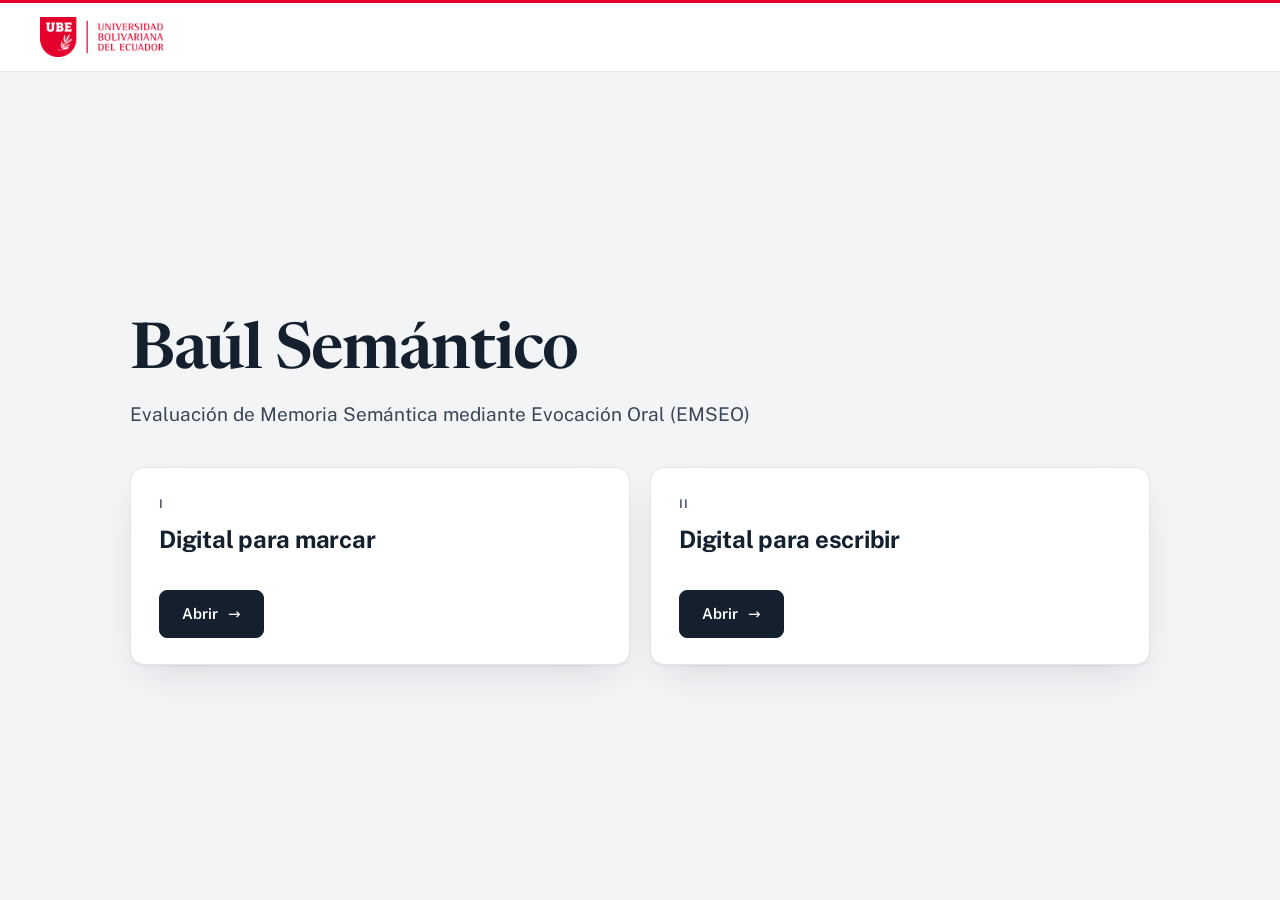
<file: index.html>
<!doctype html>
<html lang="es">
<head>
<meta charset="utf-8">
<meta name="viewport" content="width=device-width, initial-scale=1">
<title>Baúl Semántico</title>
<link rel="preconnect" href="https://fonts.googleapis.com">
<link rel="preconnect" href="https://fonts.gstatic.com" crossorigin>
<link href="https://fonts.googleapis.com/css2?family=Public+Sans:wght@400;500;600;700;800&family=Newsreader:opsz,wght@6..72,600&display=swap" rel="stylesheet">
<link rel="stylesheet" href="emseo.css">
<style>
  body { min-height: 100vh; display: flex; flex-direction: column; }
  main { flex: 1; width: 100%; max-width: 1100px; margin: 0 auto; padding: clamp(32px, 6vw, 72px) clamp(16px, 4vw, 40px);
    display: flex; flex-direction: column; justify-content: center; }
  .intro { max-width: 640px; margin-bottom: 40px; }
  .grilla { display: grid; grid-template-columns: 1fr 1fr; gap: 20px; }
  a.app { display: flex; flex-direction: column; padding: 28px 28px 26px; color: inherit; text-decoration: none; position: relative;
    overflow: hidden; transition: border-color .15s, box-shadow .15s; }
  a.app:hover, a.app:focus-visible { border-color: var(--ink); box-shadow: 0 2px 4px rgba(16,24,40,.06), 0 18px 40px -14px rgba(16,24,40,.28); outline: none; }
  a.app h2 { font-size: 24px; font-weight: 700; letter-spacing: -.01em; margin: 10px 0 6px; }
  a.app p { color: var(--ink-2); font-size: 15px; flex: 1; }
  a.app .btn { align-self: flex-start; margin-top: 28px; }
  .pie { margin-top: 36px; font-size: 13.5px; color: var(--muted); }
  @media (max-width: 700px) { .grilla { grid-template-columns: 1fr; } .intro { margin-bottom: 28px; } }
</style>
</head>
<body>
<header class="hdr">
  <img class="logo-ube" src="img/logo_ube.png" alt="Universidad Bolivariana del Ecuador">
</header>
<main>
  <div class="intro">
    <h1 class="titulo">Baúl Semántico</h1>
    <p class="sub" style="font-size:19px;color:var(--ink-2)">Evaluación de Memoria Semántica mediante Evocación Oral (EMSEO)</p>
  </div>
  <div class="grilla">
    <a class="card app" href="3_Digital_para_marcar.html">
      <span class="eyebrow">I</span>
      <h2>Digital para marcar</h2>
      <span class="btn">Abrir <span class="arr">&rarr;</span></span>
    </a>
    <a class="card app" href="4_Digital_para_escribir.html">
      <span class="eyebrow">II</span>
      <h2>Digital para escribir</h2>
      <span class="btn">Abrir <span class="arr">&rarr;</span></span>
    </a>
  </div>
</main>
</body>
</html>
</file>
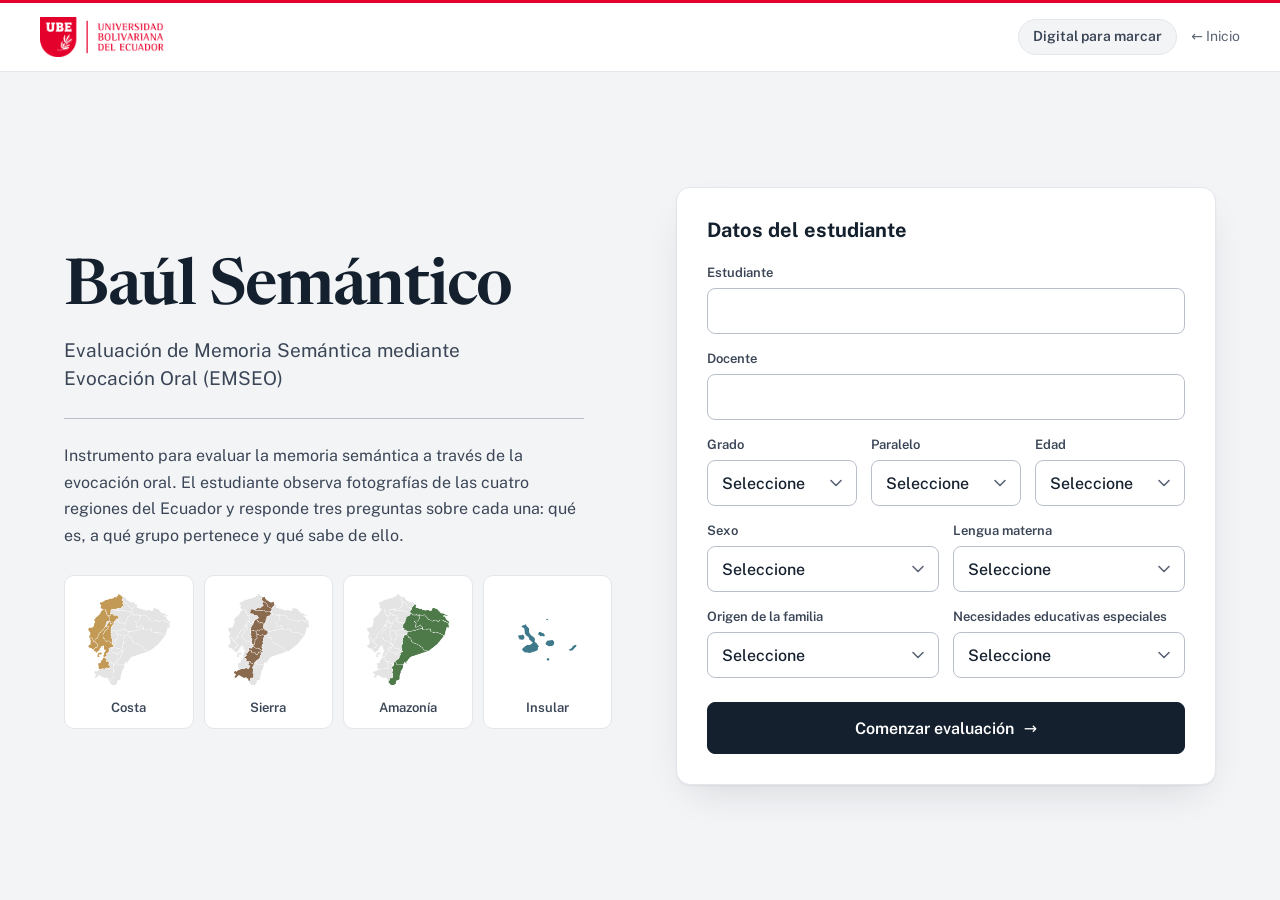
<file: 3_Digital_para_marcar.html>
<!doctype html>
<html lang="es">
<head>
<meta charset="utf-8">
<meta name="viewport" content="width=device-width, initial-scale=1">
<title>Baúl Semántico | Digital para marcar</title>
<link rel="preconnect" href="https://fonts.googleapis.com">
<link rel="preconnect" href="https://fonts.gstatic.com" crossorigin>
<link href="https://fonts.googleapis.com/css2?family=Public+Sans:wght@400;500;600;700;800&family=Newsreader:opsz,wght@6..72,600&display=swap" rel="stylesheet">
<link rel="stylesheet" href="emseo.css">
</head>
<body>
<!-- 1. Datos del estudiante (los llena el docente) -->
<section id="inicio" class="pantalla activa">
  <header class="hdr">
    <img class="logo-ube" src="img/logo_ube.png" alt="Universidad Bolivariana del Ecuador">
    <div class="hdr-der"><span class="app-nombre">Digital para marcar</span><a class="volver" href="index.html">&larr; Inicio</a></div>
  </header>
  <div class="a-body">
    <div class="a-intro">
      <h1 class="titulo">Baúl Semántico</h1>
      <p class="sub">Evaluación de Memoria Semántica mediante Evocación Oral (EMSEO)</p>
      <p class="descripcion">Instrumento para evaluar la memoria semántica a través de la evocación oral. El estudiante observa fotografías de las cuatro regiones del Ecuador y responde tres preguntas sobre cada una: qué es, a qué grupo pertenece y qué sabe de ello.</p>
      <div class="mapas">
        <figure class="mapa"><img src="img_laminas/region_1.png" alt="Mapa de la región Costa"><figcaption>Costa</figcaption></figure>
        <figure class="mapa"><img src="img_laminas/region_2.png" alt="Mapa de la región Sierra"><figcaption>Sierra</figcaption></figure>
        <figure class="mapa"><img src="img_laminas/region_3.png" alt="Mapa de la región Amazonía"><figcaption>Amazonía</figcaption></figure>
        <figure class="mapa"><img src="img_laminas/region_4.png" alt="Mapa de la región Insular"><figcaption>Insular</figcaption></figure>
      </div>
    </div>
    <div class="card form">
      <h2>Datos del estudiante</h2>
      <div class="form-grid" id="muestra">
        <div class="dato ancho"><label for="f-nombre">Estudiante</label><input id="f-nombre" autocomplete="off" aria-describedby="err-inicio"></div>
        <div class="dato ancho"><label for="f-docente">Docente</label><input id="f-docente" autocomplete="off"></div>
        <div class="dato tercio"><label for="f-grado">Grado</label><select id="f-grado"><option value="">Seleccione</option><option>5.º</option><option>6.º</option><option>7.º</option></select></div>
        <div class="dato tercio"><label for="f-paralelo">Paralelo</label><select id="f-paralelo"><option value="">Seleccione</option><option>A</option><option>B</option><option>C</option></select></div>
        <div class="dato tercio"><label for="f-edad">Edad</label><select id="f-edad"><option value="">Seleccione</option><option>7</option><option>8</option><option>9</option><option>10</option><option>11</option><option>12</option><option>13</option><option>14</option><option>15</option></select></div>
        <div class="dato"><label for="f-sexo">Sexo</label><select id="f-sexo"><option value="">Seleccione</option><option>Masculino</option><option>Femenino</option></select></div>
        <div class="dato"><label for="f-lengua">Lengua materna</label>
          <div class="con-otra"><select id="f-lengua"><option value="">Seleccione</option><option>Español</option><option>Kichwa</option><option value="otra">Otra</option></select>
            <input id="f-lengua-otra" placeholder="¿Cuál?" aria-label="Otra lengua" hidden></div></div>
        <div class="dato"><label for="f-origen">Origen de la familia</label>
          <div class="con-otra"><select id="f-origen"><option value="">Seleccione</option><option>Costa</option><option>Sierra</option><option>Amazonía</option><option>Insular</option><option value="otra">Otro país</option></select>
            <input id="f-origen-otra" placeholder="¿Cuál?" aria-label="Otro país" hidden></div></div>
        <div class="dato"><label for="f-nee">Necesidades educativas especiales</label>
          <div class="con-otra"><select id="f-nee"><option value="">Seleccione</option><option>No</option><option value="otra">Sí</option></select>
            <input id="f-nee-otra" placeholder="¿Cuál? (opcional)" aria-label="Cuál necesidad especial" hidden></div></div>
        <input id="f-fecha" type="hidden">
      </div>
      <button class="btn btn-grande" id="b-comenzar">Comenzar evaluación <span class="arr">&rarr;</span></button>
      <p class="error-msg" id="err-inicio" role="alert"></p>
      <p class="nota nota-retomar" id="nota-retomar" hidden></p>
    </div>
  </div>
</section>

<!-- Portada de región -->
<section id="portada" class="pantalla">
  <div class="bar"><div class="steps" id="p-steps"></div><div class="espacio"></div><span class="slot-sync"></span></div>
  <div class="b-body">
    <div class="b-side">
      <h2 id="p-titulo">Costa</h2>
      <div class="meta" id="p-meta" hidden></div>
      <div class="b-acciones">
        <button class="btn sec-claro" id="b-portada-ant" aria-label="Volver a la lámina anterior">&larr;<span class="l-largo">&nbsp;Anterior</span></button>
        <button class="btn" id="b-portada">Empezar región <span class="arr">&rarr;</span></button>
      </div>
    </div>
    <div class="b-map"><img id="p-mapa" alt="Mapa del Ecuador con la región resaltada"></div>
  </div>
</section>

<!-- Lámina + puntuación del docente -->
<section id="lamina" class="pantalla">
  <div class="bar"><div class="tag"><i></i><span id="l-region"></span></div><div class="track" id="l-track"></div><div class="count" id="l-contador"></div><span class="slot-sync"></span></div>
  <div class="l-body">
    <div class="photo"><img id="l-foto" alt="Foto de la lámina"></div>
    <div class="panel">
      <div id="filas"></div>
      <p class="falta" id="falta" aria-live="polite"></p>
      <div class="nav">
        <button class="btn sec" id="b-ant" aria-label="Anterior">&larr;<span class="l-largo">&nbsp;Anterior</span></button>
        <button class="btn" id="b-sig" disabled>Siguiente <span class="arr">&rarr;</span></button>
      </div>
    </div>
  </div>
</section>


<!-- Resultados -->
<section id="resultados" class="pantalla">
  <header class="hdr">
    <img class="logo-ube" src="img/logo_ube.png" alt="Universidad Bolivariana del Ecuador">
    <div class="hdr-der"><span class="app-nombre">Digital para marcar</span><span class="slot-sync"></span></div>
  </header>
  <div class="e-body">
    <aside class="card who">
      <div class="eyebrow">Resultados</div>
      <h2 id="r-nombre"></h2>
      <div class="g" id="r-g"></div>
      <dl class="dl" id="r-dl"></dl>
      <div class="acciones">
        <button class="btn sec" id="b-enviar">Guardar PDF y confirmar envío</button>
        <button class="btn sec" id="b-confirmar-pdf" hidden>Ya comprobé el PDF descargado</button>
        <button class="btn sec" id="b-imprimir">Imprimir</button>
        <button class="btn sec" id="b-revisar">Revisar respuestas</button>
        <button class="btn btn-fin" id="b-nuevo" disabled>Siguiente estudiante <span class="arr">&rarr;</span></button>
      </div>
      <p class="nota" id="r-estado" role="status" aria-live="polite"></p>
    </aside>
    <div class="e-main">
      <div class="card score">
        <div>
          <div class="eyebrow">Puntaje total</div>
          <div class="big" id="r-total"></div>
          <div class="idx"><span class="lvl" id="r-nivel"></span><span id="r-100"></span></div>
        </div>
        <div class="scale" id="r-escala"></div>
      </div>
      <div class="two">
        <div class="card chart">
          <h3>Por región</h3>
          <p class="cap">Puntaje obtenido sobre el máximo de cada región</p>
          <div id="r-regiones"></div>
        </div>
        <div class="card chart">
          <h3>Por pregunta</h3>
          <p class="cap">Suma de las 20 láminas, máximo 40 por pregunta</p>
          <div id="r-preguntas"></div>
          <div class="tabla-scroll"><table class="mx">
            <thead><tr><th>Región</th><th>Evoc.</th><th>Categ.</th><th>Caract.</th><th>Total</th></tr></thead>
            <tbody id="r-tabla"></tbody>
          </table></div>
        </div>
      </div>
      <details class="card">
        <summary>Puntaje de cada lámina</summary>
        <div class="tabla-scroll"><table class="mx">
          <thead><tr><th>Lámina</th><th>Evoc.</th><th>Categ.</th><th>Caract.</th><th>Total</th></tr></thead>
          <tbody id="r-detalle"></tbody>
        </table></div>
      </details>
      <div class="firma"><span>Firma del docente</span><span>Fecha</span></div>
    </div>
  </div>
</section>

<span class="sync" id="sync" hidden></span>

<script src="emseo_sync.js"></script>
<script src="jspdf.umd.min.js"></script>
<script src="emseo_pdf.js"></script>
<script>
// ---------------------------------------------------------------- configuración
// URL del Apps Script (Implementar → Aplicación web). Vacía = no se envía nada.
// Ver la guía «Guia_conectar_Google_Sheets.pdf» (se entrega aparte). Con la URL puesta, todo se envía en vivo.
const SHEET_URL = "https://script.google.com/macros/s/AKfycby16x5MSKiL2uhvnEZyD_PKuKXh1r1bkjxpVaMvKWc0AZSZjHy-jWHopWrbosyYGbj9/exec";

// Banco de 20 láminas del cuadernillo parametrizado de la UBE (octubre de 2026; BRIEF §35).
// Los nombres de las láminas 17 y 20 son PROVISIONALES: se cambian solo aquí.
const NOMBRE_17 = "Roca volcánica", NOMBRE_20 = "Lancha";
const BANCO = "ube-2026-10-11";  // marca las evaluaciones hechas con este banco
const REGIONES = [
  { nombre: "Costa", color: "var(--costa)", mapa: "img_laminas/mapa_1.png",
    conceptos: ["Ballena", "Cacao", "Paja toquilla", "Marimba", "Guayacán"] },
  { nombre: "Sierra", color: "var(--sierra)", mapa: "img_laminas/mapa_2.png",
    conceptos: ["Cóndor", "Poncho", "Maíz", "Volcán", "Cuy"] },
  { nombre: "Amazonía", color: "var(--amazonia)", mapa: "img_laminas/mapa_3.png",
    conceptos: ["Anaconda", "Achiote", "Guayusa", "Piraña", "Canasto"] },
  { nombre: "Insular", titulo: "INSULAR | GALÁPAGOS", extra: "Galápagos", color: "var(--insular)", mapa: "img_laminas/mapa_4.png",
    conceptos: ["Tortuga gigante", NOMBRE_17, "Cactus", "Lobo marino", NOMBRE_20] },
];
const SECCIONES = [
  { clave: "a", nombre: "Evocación", pregunta: "¿Qué es esto?" },
  { clave: "b", nombre: "Categorización", pregunta: "¿A qué grupo pertenece?" },
  { clave: "c", nombre: "Caracterización", pregunta: "Cuéntame, ¿qué sabes de esto?" },
];
const NIVELES = [
  { nombre: "Requiere apoyo", min: 0, max: 49 },
  { nombre: "Promedio bajo", min: 50, max: 69 },
  { nombre: "Promedio", min: 70, max: 79 },
  { nombre: "Promedio alto", min: 80, max: 89 },
  { nombre: "Superior", min: 90, max: 100 },
];
const CLAVE_GUARDADO = "emseo-en-curso";
const LAMINAS_20 = [1, 2, 3, 4, 5, 6, 7, 8, 9, 10, 11, 12, 13, 14, 15, 16, 17, 18, 19, 20];

// Lista plana de pasos: portada de cada región + una lámina por concepto
const CONCEPTOS = [];
const PASOS_BANCO = [];
REGIONES.forEach((r, ri) => {
  PASOS_BANCO.push({ tipo: "portada", region: ri });
  r.conceptos.forEach(nombre => {
    const n = CONCEPTOS.length + 1;
    CONCEPTOS.push({ n, nombre, region: ri });
    PASOS_BANCO.push({ tipo: "lamina", n });
  });
});
const seleccionDe = () => LAMINAS_20;
const conceptosDe = (e = estado) => seleccionDe(e).map(n => CONCEPTOS[n - 1]);
const maxDe = (e = estado) => seleccionDe(e).length * 6;
const pasosDe = e => PASOS_BANCO.filter(p => p.tipo === "portada" || seleccionDe(e).includes(p.n));
let PASOS = pasosDe({ laminas: LAMINAS_20 });
function usarEstado(e) { estado = e; PASOS = pasosDe(e); }

// ---------------------------------------------------------------- estado
let estado = nuevoEstado();
function nuevoId() {  // declaración de función: está disponible antes de «let estado = …»
  return (window.crypto && crypto.randomUUID) ? crypto.randomUUID() : Date.now() + "-" + Math.random().toString(36).slice(2);
}
function nuevoEstado() {
  return { id: nuevoId(), banco: BANCO, datos: {}, paso: 0, laminas: [...LAMINAS_20], puntos: CONCEPTOS.map(() => ({ a: null, b: null, c: null })) };
}
// Una evaluación guardada con las láminas anteriores (otros conceptos) no se puede retomar ni reenviar con este
// banco: se aparta, sin borrarla, en «emseo-version-anterior» (BRIEF §35). Devuelve cuántas se apartaron.
const delBanco = e => !!e && e.banco === BANCO;
function apartarVersionAnterior(clave, lista = false) {
  try {
    const s = localStorage.getItem(clave);
    if (!s) return 0;
    const datos = JSON.parse(s);
    const viejas = lista ? (Array.isArray(datos) ? datos.filter(e => !delBanco(e)) : []) : (delBanco(datos) ? [] : [datos]);
    if (!viejas.length) return 0;
    const apartadas = JSON.parse(localStorage.getItem("emseo-version-anterior") || "[]");
    localStorage.setItem("emseo-version-anterior", JSON.stringify([...apartadas, ...viejas]));
    if (lista) localStorage.setItem(clave, JSON.stringify(datos.filter(delBanco))); else localStorage.removeItem(clave);
    return viejas.length;
  } catch (e) { return 0; }
}
const APARTADAS = apartarVersionAnterior("emseo-en-curso");
function guardar() {
  try { localStorage.setItem(CLAVE_GUARDADO, JSON.stringify(estado)); return true; }
  catch (e) {
    if (!guardar.avisado) alert("Este navegador no pudo guardar la evaluación localmente. Termine y guarde el PDF antes de cerrar la página.");
    guardar.avisado = true;
    return false;
  }
}
function cargar() {
  try { const s = localStorage.getItem(CLAVE_GUARDADO); return s ? JSON.parse(s) : null; } catch (e) { return null; }
}
function borrarGuardado() {
  try { localStorage.removeItem(CLAVE_GUARDADO); } catch (e) { /* nada */ }
}

// ---------------------------------------------------------------- utilidades
const $ = id => document.getElementById(id);
const iniciales = n => String(n || "").split(/\s+/).filter(Boolean).map(x => x[0].toUpperCase() + ".").join(" ");
function mostrar(id) {
  document.querySelectorAll(".pantalla").forEach(p => p.classList.toggle("activa", p.id === id));
  const slot = document.querySelector(`#${id} .slot-sync`);  // el indicador de guardado va en la barra de cada pantalla
  if (slot) slot.appendChild($("sync"));
  $("sync").hidden = !slot;
  window.scrollTo(0, 0);
}
const esc = t => String(t ?? "").replace(/[&<>"]/g, ch => ({ "&": "&amp;", "<": "&lt;", ">": "&gt;", '"': "&quot;" }[ch]));
const sumaConcepto = p => (p.a || 0) + (p.b || 0) + (p.c || 0);
const completo = p => p.a != null && p.b != null && p.c != null;
function nivelDe(p100) { return NIVELES.find(n => p100 >= n.min && p100 <= n.max) || NIVELES[0]; }
function hoyISO() {
  const d = new Date();
  return new Date(d.getTime() - d.getTimezoneOffset() * 60000).toISOString().slice(0, 10);
}


const textoFalta = nums => nums.length === 1 ? `Falta marcar la pregunta ${nums[0]}` : `Falta marcar las preguntas ${nums.slice(0, -1).join(", ")} y ${nums[nums.length - 1]}`;
// ---------------------------------------------------------------- fotos
function ponerFoto(img, src) {  // la foto queda oculta hasta que carga: nunca se ve la anterior con el número nuevo
  const marco = img.parentElement;
  const aviso = marco.querySelector(".aviso-foto");
  if (aviso) aviso.remove();
  img.classList.add("cargando");
  img.onload = () => img.classList.remove("cargando");
  img.onerror = () => {
    const a = document.createElement("div");
    a.className = "aviso-foto";
    a.textContent = "No se pudo cargar la foto. Revise el internet y vuelva a abrir esta lámina.";
    marco.appendChild(a);
  };
  img.src = src;
}
function precargarFotos(destino) {  // descarga las fotos de esta evaluación
  let listas = 0, fallas = 0;
  const numeros = seleccionDe(), total = numeros.length, el = document.getElementById(destino);
  const pintar = () => {
    if (!el) return;
    el.textContent = fallas ? `No se pudieron cargar ${fallas} foto(s). Revise el internet antes de seguir.`
      : listas < total ? `Preparando las fotos… ${listas} de ${total}` : "Fotos listas.";
  };
  numeros.map(n => String(n).padStart(2, "0")).forEach(n => {
    const im = new Image();
    im.onload = () => { listas++; pintar(); };
    im.onerror = () => { fallas++; pintar(); };
    im.src = `img_laminas/${n}.jpg`;
  });
  pintar();
}
function fechaCorta(t) {
  try { return new Date(t).toLocaleString("es-EC", { day: "2-digit", month: "2-digit", hour: "2-digit", minute: "2-digit" }); }
  catch (e) { return ""; }
}


// ---------------------------------------------------------------- datos de la muestra (listas desplegables)
// Si se elige «Otra», «Otro país» o «Sí», aparece al lado una casilla para escribir cuál.
const DESPLEGABLES = { grado: "f-grado", paralelo: "f-paralelo", edad: "f-edad", sexo: "f-sexo", lengua: "f-lengua", origen: "f-origen", nee: "f-nee" };
Object.values(DESPLEGABLES).forEach(id => {
  const sel = $(id), otra = $(id + "-otra");
  sel.addEventListener("change", () => {
    sel.classList.remove("falta-dato");
    if (!otra) return;
    otra.hidden = sel.value !== "otra";
    if (!otra.hidden) otra.focus();
  });
});
const NOMBRE_DATO = { grado: "Grado", paralelo: "Paralelo", edad: "Edad", sexo: "Sexo", lengua: "Lengua materna", origen: "Origen de la familia", nee: "Necesidades especiales" };
function leerMuestra() {
  const v = id => $(id).value, txt = id => ($(id) ? $(id).value.trim() : "");
  const datos = {
    grado: v("f-grado"), paralelo: v("f-paralelo"),
    edad: v("f-edad"),
    sexo: v("f-sexo"),
    lengua: v("f-lengua") === "otra" ? (txt("f-lengua-otra") ? "Otra (" + txt("f-lengua-otra") + ")" : "") : v("f-lengua"),
    region_origen: v("f-origen") === "otra" ? (txt("f-origen-otra") ? "Otro país (" + txt("f-origen-otra") + ")" : "") : v("f-origen"),
    nee: v("f-nee") === "otra" ? "Sí" : v("f-nee"),
    nee_cual: v("f-nee") === "otra" ? txt("f-nee-otra") : "",
    inicio: new Date().toISOString(),  // fecha y hora exactas: se registran solas (no se piden)
  };
  const claves = { grado: "grado", paralelo: "paralelo", edad: "edad", sexo: "sexo", lengua: "lengua", origen: "region_origen", nee: "nee" };
  const faltan = [];
  Object.entries(DESPLEGABLES).forEach(([k, id]) => {
    const vacio = !datos[claves[k]];
    $(id).classList.toggle("falta-dato", vacio && !$(id).value);
    if ($(id + "-otra")) $(id + "-otra").classList.toggle("falta-dato", vacio && $(id).value === "otra");
    if (vacio) faltan.push(NOMBRE_DATO[k]);
  });
  return { datos, faltan };
}
function limpiarMuestra() {  // la institución se conserva; los datos del niño se limpian
  Object.values(DESPLEGABLES).filter(id => id !== "f-grado" && id !== "f-paralelo").forEach(id => {
    $(id).value = ""; $(id).classList.remove("falta-dato");
    const otra = $(id + "-otra");
    if (otra) { otra.value = ""; otra.hidden = true; otra.classList.remove("falta-dato"); }
  });
}

// ---------------------------------------------------------------- registro y envío en vivo
const sync = crearSync({ url: SHEET_URL, estado: () => estado, guardar, foto: payload, indicador: "sync" });
const LOG = (accion, info) => sync.registrar(accion, info);
const MSJ_RECHAZO = () => "Google Sheets rechazó este envío (" + (sync.ultimoRechazo() || "formato no aceptado") +
  "). La evaluación queda guardada en esta computadora y en el PDF; avise al responsable del proyecto.";
const infoC = (n, clave) => ({ n, concepto: CONCEPTOS[n - 1].nombre,
  pregunta: clave ? SECCIONES.find(s => s.clave === clave).nombre : "" });
// Copia local de cada evaluación cerrada. Se borra sola 30 días después de cerrarse si Google ya
// confirmó todos sus envíos; lo no confirmado nunca se borra (BS-05, ver emseo_sync.js).
function archivar(e = estado) {
  sync.archivar("emseo-archivo", e);
}
sync.limpiarArchivo("emseo-archivo");

// ---------------------------------------------------------------- inicio
$("f-fecha").value = hoyISO();
const previo = cargar();
if (previo && previo.datos && previo.datos.nombre) {
  const hechos = seleccionDe(previo).filter(n => completo(previo.puntos[n - 1])).length;
  $("nota-retomar").hidden = false;
  const ultima = (previo.bitacora || []).slice(-1)[0];
  $("nota-retomar").innerHTML = `Hay una evaluación guardada de <b>${iniciales(previo.datos.nombre)}</b> ` +
    `(${hechos} de ${seleccionDe(previo).length} láminas${ultima ? ", " + fechaCorta(ultima.t) : ""}). ` +
    `<button class="btn sec" id="b-retomar">Retomar</button>`;
  $("b-retomar").onclick = () => { usarEstado(previo); LOG("Retomó la evaluación"); irAPaso(estado.paso); };
} else if (APARTADAS) {
  $("nota-retomar").hidden = false;
  $("nota-retomar").textContent = "Había una evaluación sin terminar hecha con las láminas anteriores. " +
    "Quedó guardada aparte en este navegador y no se puede retomar con las láminas nuevas.";
}

$("b-comenzar").onclick = async () => {
  const nombre = $("f-nombre").value.trim();
  if (!nombre) {
    $("f-nombre").focus(); $("f-nombre").classList.add("falta-dato"); $("f-nombre").setAttribute("aria-invalid", "true");
    $("err-inicio").textContent = "Escriba el nombre del estudiante para comenzar.";
    return;
  }
  $("err-inicio").textContent = ""; $("f-nombre").removeAttribute("aria-invalid"); $("f-nombre").classList.remove("falta-dato");
  const m = leerMuestra();
  if (m.faltan.length) { $("err-inicio").textContent = "Marque: " + m.faltan.join(", ") + "."; return; }
  const pendiente = cargar();
  if (pendiente && pendiente.datos && pendiente.datos.nombre && !pendiente.enviado &&
      !confirm("Hay una evaluación guardada de " + iniciales(pendiente.datos.nombre) + " que no se terminó. " +
               "Se guardará en el archivo de esta computadora antes de empezar con el nuevo estudiante. ¿Continuar?")) return;
  if (pendiente && pendiente.datos && pendiente.datos.nombre) {
    const actual = estado;
    estado = pendiente;
    let datosPendientes;
    try { datosPendientes = payload(); } finally { estado = actual; }
    try {
      const respaldo = await guardarPdfEmseo(datosPendientes, { pendiente: true });
      if (!respaldo.confirmado && !confirm("Se inició la descarga del PDF de la evaluación anterior. ¿Comprobó que el archivo esté guardado?")) return;
    } catch (error) { alert("No se guardó el PDF de la evaluación anterior. Vuelva a intentarlo antes de empezar otra."); return; }
    if (!encolarDe(pendiente)) { alert("No se pudo guardar la cola de envío de la evaluación anterior. No se iniciará otra evaluación."); return; }
    archivar(pendiente);
  }
  usarEstado(nuevoEstado());
  estado.datos = {
    nombre, grado: $("f-grado").value.trim(), paralelo: $("f-paralelo").value.trim(),
    evaluador: $("f-docente").value.trim(), fecha: $("f-fecha").value || hoyISO(), ...m.datos,
  };
  guardar();
  LOG("Inicio de la evaluación", { detalle: [estado.datos.grado, estado.datos.paralelo].filter(Boolean).join(" ") });
  precargarFotos();
  irAPaso(0);
};

// ---------------------------------------------------------------- navegación
function irAPaso(i) {
  const desde = PASOS[estado.paso], destino = Math.max(0, Math.min(i, PASOS.length));
  if (destino !== estado.paso && desde && desde.tipo === "lamina") {
    const p = estado.puntos[desde.n - 1];
    SECCIONES.filter(s => p[s.clave] == null).forEach(s => LOG("Dejó sin marcar", infoC(desde.n, s.clave)));
  }
  if (destino < estado.paso && PASOS[destino] && PASOS[destino].tipo === "lamina") {
    LOG("Volvió a una lámina anterior", infoC(PASOS[destino].n));
  }
  estado.paso = destino;
  guardar();
  if (estado.paso >= PASOS.length) return finalizar();
  const paso = PASOS[estado.paso];
  if (paso.tipo === "portada") return mostrarPortada(paso.region);
  mostrarLamina(paso.n);
}

$("b-portada").onclick = () => irAPaso(estado.paso + 1);
$("b-portada-ant").onclick = () => irAPaso(estado.paso - 1);

// ---------------------------------------------------------------- lámina
let filaActiva = 0;
function mostrarLamina(n) {
  const c = CONCEPTOS[n - 1];
  ponerFoto($("l-foto"), `img_laminas/${String(n).padStart(2, "0")}.jpg`);
  barraLamina("l-", n, k => completo(estado.puntos[k - 1]));
  const p = estado.puntos[n - 1];
  filaActiva = SECCIONES.findIndex(s => p[s.clave] == null);
  if (filaActiva < 0) filaActiva = 0;
  pintarFilas(n);
  mostrar("lamina");
}

function pintarFilas(n) {
  const p = estado.puntos[n - 1];
  $("filas").innerHTML = SECCIONES.map((s, i) => `
    <div class="q ${p[s.clave] != null ? "done" : ""} ${i === filaActiva ? "activa-fila" : ""}">
      <div class="q-top"><span class="q-text"><span class="num">${i + 1}</span>${s.pregunta}</span>${estadoPunto(p[s.clave])}</div>
      <div class="seg">${botonesPunto(s.clave, p[s.clave], s.nombre)}</div>
    </div>`).join("");
  $("b-sig").disabled = !completo(p);
  $("b-sig").innerHTML = (estado.paso === PASOS.length - 1 ? "Finalizar, enviar y guardar PDF" : "Siguiente") + ' <span class="arr">&rarr;</span>';
  const faltan = SECCIONES.map((s, i) => p[s.clave] == null ? i + 1 : 0).filter(Boolean);
  $("falta").textContent = faltan.length ? textoFalta(faltan) : "";
  $("b-ant").disabled = estado.paso === 0;
}

$("filas").addEventListener("click", e => {
  const b = e.target.closest(".punto");
  if (!b) return;
  marcar(b.dataset.clave, Number(b.dataset.v));
});

function marcar(clave, v) {
  const paso = PASOS[estado.paso];
  if (!paso || paso.tipo !== "lamina") return;
  const p = estado.puntos[paso.n - 1];
  const antes = p[clave];
  if (antes === v) return;
  p[clave] = v;
  LOG(antes == null ? "Marcó puntaje" : "Cambió puntaje", { ...infoC(paso.n, clave), antes, despues: v });
  const siguiente = SECCIONES.findIndex(s => p[s.clave] == null);
  // si ya estaban las tres, el cursor pasa a la fila de abajo (para corregir con el teclado)
  filaActiva = siguiente < 0 ? (SECCIONES.findIndex(s => s.clave === clave) + 1) % SECCIONES.length : siguiente;
  guardar();
  pintarFilas(paso.n);
  pintarTrack($("l-track"), paso.n, k => completo(estado.puntos[k - 1]));
}

$("b-sig").onclick = () => irAPaso(estado.paso + 1);
$("b-ant").onclick = () => irAPaso(estado.paso - 1);


document.addEventListener("keydown", e => {
  if (e.target.tagName === "INPUT") return;
  if (e.key === "Enter" && e.target.closest && e.target.closest("button, a, summary")) return;
  const paso = PASOS[estado.paso];
  if ($("lamina").classList.contains("activa") && paso && paso.tipo === "lamina") {
    if (["0", "1", "2"].includes(e.key)) { marcar(SECCIONES[filaActiva].clave, Number(e.key)); e.preventDefault(); }
    else if ((e.key === "Enter" || e.key === "ArrowRight") && !$("b-sig").disabled) irAPaso(estado.paso + 1);
    else if (e.key === "ArrowLeft" && estado.paso > 0) irAPaso(estado.paso - 1);
    else if (e.key === "ArrowDown") { filaActiva = Math.min(2, filaActiva + 1); pintarFilas(paso.n); }
    else if (e.key === "ArrowUp") { filaActiva = Math.max(0, filaActiva - 1); pintarFilas(paso.n); }
  } else if ($("portada").classList.contains("activa")) {
    if (e.key === "Enter" || e.key === "ArrowRight") irAPaso(estado.paso + 1);
    else if (e.key === "ArrowLeft" && estado.paso > 0) irAPaso(estado.paso - 1);
  }
});

// ---------------------------------------------------------------- resultados
function calcular() {
  const total = seleccionDe().reduce((s, n) => s + sumaConcepto(estado.puntos[n - 1]), 0);
  const p100 = Math.round((total / maxDe()) * 100);
  return { total, p100, nivel: nivelDe(p100).nombre };
}

function payload() {
  const { total, p100, nivel } = calcular();
  return {
    ...estado.datos, id: estado.id, modalidad: "oral",
    puntaje_total: total, puntaje_max: maxDe(), puntaje_100: p100, nivel,
    respuestas: conceptosDe().map(c => ({
      n: c.n, concepto: c.nombre, region: REGIONES[c.region].nombre,
      a: estado.puntos[c.n - 1].a, b: estado.puntos[c.n - 1].b, c: estado.puntos[c.n - 1].c,
    })),
  };
}


// ---------------------------------------------------------------- pantallas
const CLAVE_REG = ["costa", "sierra", "amazonia", "insular"];
function ponerRegion(r) {
  const k = CLAVE_REG[REGIONES.indexOf(r)];
  document.documentElement.style.setProperty("--region", `var(--${k})`);
  document.documentElement.style.setProperty("--region-ink", `var(--${k}-ink)`);
}
function pintarTrack(el, actual, hecho) {  // tramos de las láminas elegidas
  el.innerHTML = REGIONES.map((r, ri) => {
    const numeros = seleccionDe().filter(n => CONCEPTOS[n - 1].region === ri);
    return `<span class="grp" style="--n:${numeros.length};--c:var(--${CLAVE_REG[ri]})">` +
      numeros.map(n => `<s class="${n === actual ? "now" : hecho(n) ? "done" : ""}"></s>`).join("") + "</span>";
  }).join("");
}
function barraLamina(prefijo, n, hecho) {
  const c = CONCEPTOS[n - 1], r = REGIONES[c.region];
  ponerRegion(r);
  $(prefijo + "region").textContent = r.nombre;
  pintarTrack($(prefijo + "track"), n, hecho);
  $(prefijo + "contador").innerHTML = `${seleccionDe().indexOf(n) + 1} <span>de ${seleccionDe().length}</span>`;
}
function mostrarPortada(ri) {
  const r = REGIONES[ri];
  ponerRegion(r);
  $("p-titulo").textContent = r.nombre;
  $("p-meta").textContent = r.extra || "";
  $("p-meta").hidden = !r.extra;
  $("b-portada-ant").hidden = ri === 0;
  $("p-steps").innerHTML = REGIONES.map((x, i) =>
    `<span class="${i === ri ? "on" : i < ri ? "ok" : ""}" style="--c:var(--${CLAVE_REG[i]})"><i></i>${x.nombre}</span>`).join("");
  $("p-mapa").src = r.mapa;
  mostrar("portada");
}
const botonesPunto = (clave, valor, nombre, soloCero = false) => [0, 1, 2].map(v =>
  `<button class="punto ${valor === v ? "sel" : ""}" data-clave="${clave}" data-v="${v}" aria-label="${nombre}: ${v}" aria-pressed="${valor === v}"` +
  `${soloCero && v > 0 ? ' disabled title="Sin respuesta escrita solo se puede poner 0"' : ""}>${v}</button>`).join("");
const estadoPunto = v => v == null ? `<span class="q-state">Sin marcar</span>` : "";
function fechaLarga(iso) { const [a, m, d] = String(iso || "").split("-"); return d ? `${d}/${m}/${a}` : ""; }
function pintarInforme(extra) {  // cabecera, puntaje, escala, barras y tabla región × pregunta
  const d = estado.datos, { total, p100, nivel } = calcular();
  $("r-nombre").textContent = d.nombre || "";
  $("r-g").textContent = [[d.grado, d.paralelo].filter(Boolean).join(" "), d.edad && d.edad + " años"].filter(Boolean).join(" | ");
  const filasDl = [["Docente", d.evaluador], ["Sexo", d.sexo], ["Lengua materna", d.lengua], ["Origen de la familia", d.region_origen],
    ["Necesidades especiales", d.nee === "Sí" && d.nee_cual ? "Sí (" + d.nee_cual + ")" : d.nee], ...extra, ["Fecha", fechaLarga(d.fecha)]];
  $("r-dl").innerHTML = filasDl.filter(x => x[1]).map(([k, v]) => `<div><dt>${k}</dt><dd>${esc(v)}</dd></div>`).join("");
  $("r-total").innerHTML = `${total}<small> / ${maxDe()}</small>`;
  $("r-nivel").textContent = nivel;
  $("r-100").textContent = `${p100} sobre 100`;
  const iN = Math.max(0, NIVELES.findIndex(x => x.nombre === nivel)), N = NIVELES[iN];
  const izq = (iN + (p100 - N.min) / (N.max - N.min + 1)) * 100 / NIVELES.length;
  $("r-escala").innerHTML = `<span class="pin" style="left:${Math.min(97, Math.max(3, izq)).toFixed(1)}%">${p100}</span>
    <div class="segs">${NIVELES.map((x, i) => `<i class="${i === iN ? "on" : ""}"></i>`).join("")}</div>
    <div class="lbl">${NIVELES.map((x, i) => `<span class="${i === iN ? "on" : ""}"><b>${x.nombre}</b>${x.min}–${x.max}</span>`).join("")}</div>
    <p class="referencial">Nivel referencial para orientar al docente; no es un diagnóstico.</p>`;
  const barra = (nombre, v, max, c) => `<div class="row" style="--c:${c}"><div class="row-h"><b>${nombre}</b><span><em>${v}</em> / ${max}</span></div>` +
    `<div class="bar-bg"><i style="width:${max ? (v / max * 100).toFixed(1) : 0}%"></i></div></div>`;
  const sumaK = (ps, k) => ps.reduce((t, p) => t + (p[k] || 0), 0);
  const sumaT = ps => ps.reduce((t, p) => t + sumaConcepto(p), 0);
  const visibles = seleccionDe().map(n => estado.puntos[n - 1]);
  const porRegion = REGIONES.map((r, ri) => seleccionDe().filter(n => CONCEPTOS[n - 1].region === ri).map(n => estado.puntos[n - 1]));
  $("r-regiones").innerHTML = REGIONES.map((r, ri) =>
    barra(r.extra ? r.nombre + " | " + r.extra : r.nombre, sumaT(porRegion[ri]), porRegion[ri].length * 6, `var(--${CLAVE_REG[ri]})`)).join("");
  $("r-preguntas").innerHTML = SECCIONES.map((s, i) => barra(s.nombre, sumaK(visibles, s.clave), seleccionDe().length * 2, ["#15202E", "#4A5568", "#7E8898"][i])).join("");
  $("r-tabla").innerHTML = REGIONES.map((r, ri) => {
    const ps = porRegion[ri], m = ps.length * 2;
    return `<tr style="--c:var(--${CLAVE_REG[ri]})"><td><i></i>${r.nombre}</td>` +
      SECCIONES.map(s => `<td>${sumaK(ps, s.clave)}<span> / ${m}</span></td>`).join("") + `<td>${sumaT(ps)}<span> / ${m * 3}</span></td></tr>`;
  }).join("") + `<tr class="total"><td>Total</td>` + SECCIONES.map(s => `<td>${sumaK(visibles, s.clave)}<span> / ${seleccionDe().length * 2}</span></td>`).join("") +
    `<td>${total}<span> / ${maxDe()}</span></td></tr>`;
  return { total, p100, nivel };
}

// ---------------------------------------------------------------- cierre
function finalizar() {  // Al cerrar, se solicita el PDF y se confirma el envío.
  LOG("Finalizó la evaluación");
  mostrarResultados();
  cerrarConRespaldo();
}
function encolarDe(e) {  // deja en la cola de envío lo pendiente de otra evaluación (sin internet no se pierde)
  const antes = estado; estado = e;
  try { return sync.encolar(); } finally { estado = antes; }
}

function mostrarResultados() {
  const { total, p100, nivel } = pintarInforme([]);

  $("r-detalle").innerHTML = conceptosDe().map((c, i) => {
    const p = estado.puntos[c.n - 1];
    return `<tr style="--c:var(--${CLAVE_REG[c.region]})"><td><i></i>${i + 1} | ${c.nombre}</td><td>${p.a ?? "—"}</td><td>${p.b ?? "—"}</td><td>${p.c ?? "—"}</td><td>${sumaConcepto(p)}</td></tr>`;
  }).join("");

  const resumen = `PT ${total}/${maxDe()} | ${p100}/100 | ${nivel}`;
  if (!estado.terminada) { estado.terminada = true; LOG("Terminó la evaluación", { detalle: resumen }); }
  else LOG("Vio los resultados", { detalle: resumen });

  actualizarCierre();
  $("r-estado").textContent = "Resultados listos. Se preparará el PDF y se confirmará el envío a Google Sheets.";
  mostrar("resultados");
}

const huellaPdf = () => JSON.stringify(payload());
function pdfActual() { return estado.pdfConfirmado && estado.pdfHuella === huellaPdf(); }
function actualizarCierre() {
  $("b-nuevo").disabled = !pdfActual();
  $("b-confirmar-pdf").hidden = !estado.pdfDescargadoPendiente || pdfActual();
}
let cerrando = false;
async function cerrarConRespaldo() {
  if (cerrando) return;
  cerrando = true;
  $("b-enviar").disabled = true;
  try {
    if (!pdfActual()) {
      estado.enviado = false;
      $("r-estado").textContent = "Elija dónde guardar el PDF de esta evaluación.";
      const respaldo = await guardarPdfEmseo(payload());
      estado.pdfHuella = huellaPdf();
      estado.pdfConfirmado = respaldo.confirmado;
      estado.pdfDescargadoPendiente = !respaldo.confirmado;
      guardar();
      LOG("Generó respaldo PDF", { detalle: respaldo.archivo });
    }
    actualizarCierre();
    $("r-estado").textContent = "PDF preparado. Confirmando el envío a Google Sheets…";
    LOG("Pidió confirmar el envío a Google Sheets");
    const ok = await sync.enviar();
    estado.enviado = ok;
    guardar();
    $("r-estado").textContent = (pdfActual() ? "PDF guardado. " : "Descarga del PDF iniciada: compruebe el archivo y pulse «Ya comprobé el PDF descargado». ") +
      (ok ? "Envío confirmado en Google Sheets. ✔" : sync.rechazadoActual() ? MSJ_RECHAZO()
        : "Google Sheets aún no confirmó el envío; los cambios seguirán pendientes para reintento.");
    actualizarCierre();
  } catch (error) {
    $("r-estado").textContent = "No se guardó el PDF. Pulse «Guardar PDF y confirmar envío» para volver a intentarlo.";
  } finally { cerrando = false; $("b-enviar").disabled = false; }
}
$("b-enviar").onclick = cerrarConRespaldo;
$("b-confirmar-pdf").onclick = () => {
  if (estado.pdfHuella !== huellaPdf()) return;
  estado.pdfConfirmado = true; estado.pdfDescargadoPendiente = false; guardar();
  actualizarCierre();
  $("r-estado").textContent = estado.enviado ? "PDF comprobado y envío confirmado en Google Sheets. ✔"
    : sync.rechazadoActual() ? "PDF comprobado. " + MSJ_RECHAZO()
    : "PDF comprobado. Google Sheets aún no confirmó el envío; se reintentará automáticamente.";
};



$("b-imprimir").onclick = () => window.print();
window.addEventListener("beforeprint", () => {  // al imprimir se abre el detalle por concepto (no el historial)
  document.querySelectorAll("#resultados details:not(.registro)").forEach(d => { d.open = true; });
  document.title = `EMSEO_${(estado.datos.nombre || "estudiante").replace(/\s+/g, "_")}_${estado.datos.fecha || ""}`;
});
window.addEventListener("afterprint", () => { document.title = "Baúl Semántico | Digital para marcar"; });
$("b-revisar").onclick = () => { LOG("Volvió a revisar las respuestas"); irAPaso(1); };
$("b-nuevo").onclick = () => {
  if (!pdfActual()) { $("r-estado").textContent = "Guarde y compruebe el PDF antes de pasar al siguiente estudiante."; return; }
  const aviso = !SHEET_URL || sync.pendientes() === 0
    ? "¿Empezar con un nuevo estudiante? Esta evaluación queda guardada."
    : "Hay cambios que todavía no llegan a Google Sheets (¿sin internet?). Se enviarán solos cuando vuelva la conexión. ¿Empezar con un nuevo estudiante?";
  if (!confirm(aviso)) return;
  LOG("Cerró la evaluación (nuevo estudiante)");
  if (!sync.encolar()) { $("r-estado").textContent = "No se pudo guardar la cola de envío en este navegador. Conserve esta evaluación y vuelva a intentar el envío."; return; }
  archivar();
  borrarGuardado();
  usarEstado(nuevoEstado());
  $("f-nombre").value = "";
  limpiarMuestra();  // grado, paralelo, docente y fecha se conservan para el siguiente estudiante
  $("nota-retomar").hidden = true;
  mostrar("inicio");
  $("f-nombre").focus();
};
</script>
</body>
</html>
</file>
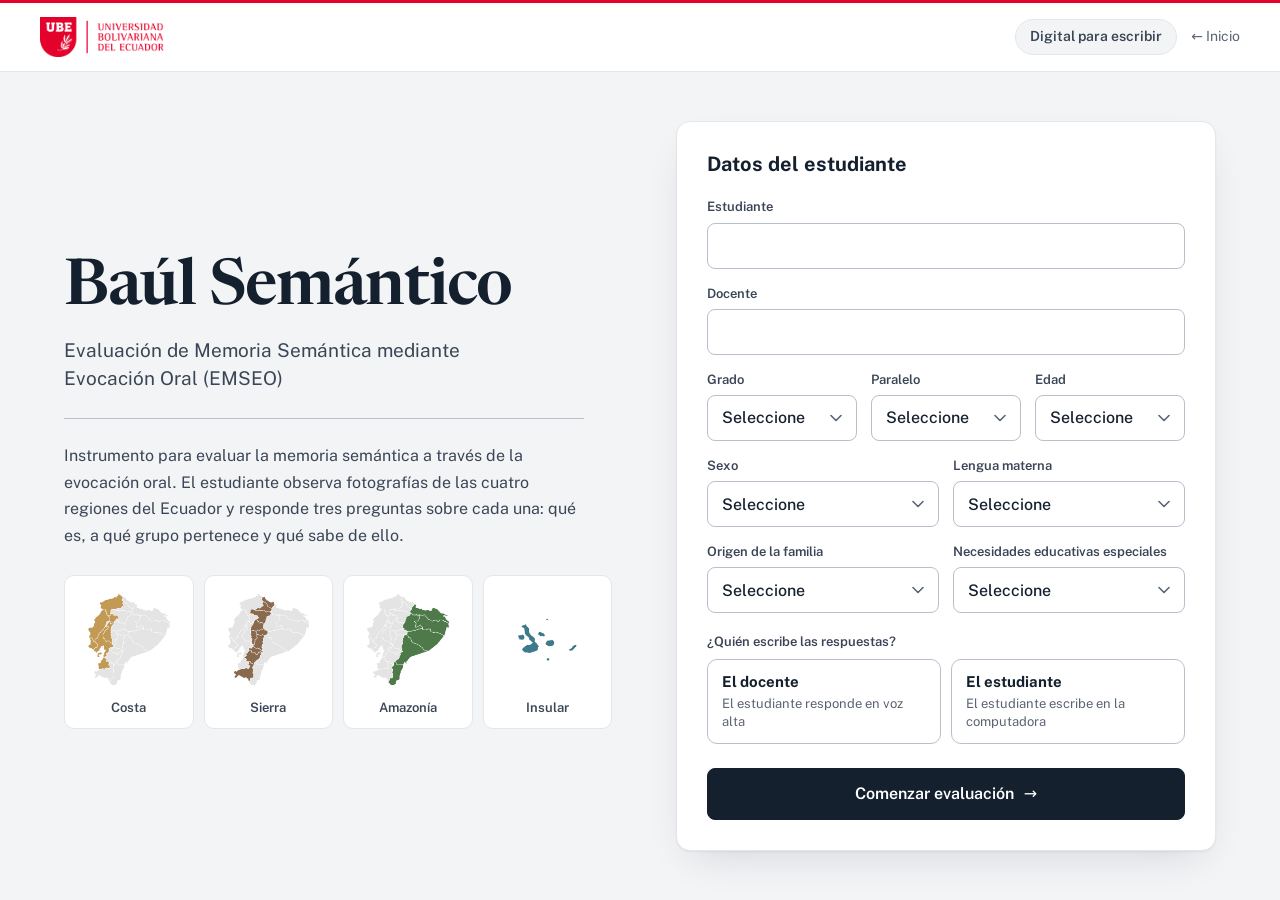
<file: 4_Digital_para_escribir.html>
<!doctype html>
<html lang="es">
<head>
<meta charset="utf-8">
<meta name="viewport" content="width=device-width, initial-scale=1">
<title>Baúl Semántico | Digital para escribir</title>
<link rel="preconnect" href="https://fonts.googleapis.com">
<link rel="preconnect" href="https://fonts.gstatic.com" crossorigin>
<link href="https://fonts.googleapis.com/css2?family=Public+Sans:wght@400;500;600;700;800&family=Newsreader:opsz,wght@6..72,600&family=Atkinson+Hyperlegible:wght@400;700&display=swap" rel="stylesheet">
<link rel="stylesheet" href="emseo.css">
</head>
<body>
<!-- 1. Datos del estudiante (los llena el docente) -->
<section id="inicio" class="pantalla activa">
  <header class="hdr">
    <img class="logo-ube" src="img/logo_ube.png" alt="Universidad Bolivariana del Ecuador">
    <div class="hdr-der"><span class="app-nombre">Digital para escribir</span><a class="volver" href="index.html">&larr; Inicio</a></div>
  </header>
  <div class="a-body">
    <div class="a-intro">
      <h1 class="titulo">Baúl Semántico</h1>
      <p class="sub">Evaluación de Memoria Semántica mediante Evocación Oral (EMSEO)</p>
      <p class="descripcion">Instrumento para evaluar la memoria semántica a través de la evocación oral. El estudiante observa fotografías de las cuatro regiones del Ecuador y responde tres preguntas sobre cada una: qué es, a qué grupo pertenece y qué sabe de ello.</p>
      <div class="mapas">
        <figure class="mapa"><img src="img_laminas/region_1.png" alt="Mapa de la región Costa"><figcaption>Costa</figcaption></figure>
        <figure class="mapa"><img src="img_laminas/region_2.png" alt="Mapa de la región Sierra"><figcaption>Sierra</figcaption></figure>
        <figure class="mapa"><img src="img_laminas/region_3.png" alt="Mapa de la región Amazonía"><figcaption>Amazonía</figcaption></figure>
        <figure class="mapa"><img src="img_laminas/region_4.png" alt="Mapa de la región Insular"><figcaption>Insular</figcaption></figure>
      </div>
    </div>
    <div class="card form">
      <h2>Datos del estudiante</h2>
      <div class="form-grid" id="muestra">
        <div class="dato ancho"><label for="f-nombre">Estudiante</label><input id="f-nombre" autocomplete="off" aria-describedby="err-inicio"></div>
        <div class="dato ancho"><label for="f-docente">Docente</label><input id="f-docente" autocomplete="off"></div>
        <div class="dato tercio"><label for="f-grado">Grado</label><select id="f-grado"><option value="">Seleccione</option><option>5.º</option><option>6.º</option><option>7.º</option></select></div>
        <div class="dato tercio"><label for="f-paralelo">Paralelo</label><select id="f-paralelo"><option value="">Seleccione</option><option>A</option><option>B</option><option>C</option></select></div>
        <div class="dato tercio"><label for="f-edad">Edad</label><select id="f-edad"><option value="">Seleccione</option><option>7</option><option>8</option><option>9</option><option>10</option><option>11</option><option>12</option><option>13</option><option>14</option><option>15</option></select></div>
        <div class="dato"><label for="f-sexo">Sexo</label><select id="f-sexo"><option value="">Seleccione</option><option>Masculino</option><option>Femenino</option></select></div>
        <div class="dato"><label for="f-lengua">Lengua materna</label>
          <div class="con-otra"><select id="f-lengua"><option value="">Seleccione</option><option>Español</option><option>Kichwa</option><option value="otra">Otra</option></select>
            <input id="f-lengua-otra" placeholder="¿Cuál?" aria-label="Otra lengua" hidden></div></div>
        <div class="dato"><label for="f-origen">Origen de la familia</label>
          <div class="con-otra"><select id="f-origen"><option value="">Seleccione</option><option>Costa</option><option>Sierra</option><option>Amazonía</option><option>Insular</option><option value="otra">Otro país</option></select>
            <input id="f-origen-otra" placeholder="¿Cuál?" aria-label="Otro país" hidden></div></div>
        <div class="dato"><label for="f-nee">Necesidades educativas especiales</label>
          <div class="con-otra"><select id="f-nee"><option value="">Seleccione</option><option>No</option><option value="otra">Sí</option></select>
            <input id="f-nee-otra" placeholder="¿Cuál? (opcional)" aria-label="Cuál necesidad especial" hidden></div></div>
        <input id="f-fecha" type="hidden">
      </div>
      <div class="quien" id="quien">
        <p>¿Quién escribe las respuestas?</p>
        <div class="ops">
          <button class="opcion" data-escribe="docente" aria-pressed="false"><b>El docente</b><small>El estudiante responde en voz alta</small></button>
          <button class="opcion" data-escribe="estudiante" aria-pressed="false"><b>El estudiante</b><small>El estudiante escribe en la computadora</small></button>
        </div>
      </div>
      <button class="btn btn-grande" id="b-comenzar">Comenzar evaluación <span class="arr">&rarr;</span></button>
      <p class="error-msg" id="err-inicio" role="alert"></p>
      <p class="nota nota-retomar" id="nota-retomar" hidden></p>
      <div class="pendientes" id="pendientes" hidden>
        <p class="pend-tit">Por calificar (<span id="pend-n">0</span>)</p>
        <ul id="pend-lista"></ul>
      </div>
    </div>
  </div>
</section>

<!-- Bienvenida para el niño que escribe -->
<section id="bienvenida" class="pantalla centrada">
  <div class="mensaje nino">
    <h1>¡Hola, <span id="saludo"></span>!</h1>
    <p>Vas a ver fotos de lugares, animales y cosas del Ecuador. En cada foto vas a responder:</p>
    <ol class="preguntas-nino">
      <li><span class="num">1</span>¿Qué es esto?</li>
      <li><span class="num">2</span>¿A qué grupo pertenece?</li>
      <li><span class="num">3</span>Cuéntame, ¿qué sabes de esto?</li>
    </ol>
    <p class="tranquilo">No importa la ortografía. Si no sabes, pasa a la siguiente. <b>No hay respuestas malas.</b></p>
    <button class="btn" id="b-empezar">¡Empezar!</button>
    <p class="nota" id="carga-escrita" aria-live="polite"></p>
  </div>
</section>

<!-- Portada de región -->
<section id="portada" class="pantalla">
  <div class="bar"><div class="steps" id="p-steps"></div><div class="espacio"></div><span class="slot-sync"></span></div>
  <div class="b-body">
    <div class="b-side">
      <h2 id="p-titulo">Costa</h2>
      <div class="meta" id="p-meta" hidden></div>
      <div class="b-acciones">
        <button class="btn sec-claro" id="b-portada-ant" aria-label="Volver a la lámina anterior">&larr;<span class="l-largo">&nbsp;Anterior</span></button>
        <button class="btn" id="b-portada">Empezar región <span class="arr">&rarr;</span></button>
      </div>
    </div>
    <div class="b-map"><img id="p-mapa" alt="Mapa del Ecuador con la región resaltada"></div>
  </div>
</section>

<!-- Lámina: escribe el estudiante (o el docente, con puntaje debajo de cada respuesta) -->
<section id="lamina" class="pantalla">
  <div class="bar"><div class="tag"><i></i><span id="l-region"></span></div><div class="track" id="l-track"></div><div class="count" id="l-contador"></div><span class="slot-sync"></span></div>
  <div class="l-body">
    <div class="photo"><img id="l-foto" alt="Foto de la lámina"></div>
    <div class="respuestas">
      <div class="ans">
        <label for="r-a"><span class="num">1</span>¿Qué es esto?</label>
        <input id="r-a" autocomplete="off" spellcheck="false">
        <div class="pts seg" data-clave="a"></div>
      </div>
      <div class="ans">
        <label for="r-b"><span class="num">2</span>¿A qué grupo pertenece?</label>
        <input id="r-b" autocomplete="off" spellcheck="false">
        <div class="pts seg" data-clave="b"></div>
      </div>
      <div class="ans">
        <label for="r-c1"><span class="num">3</span>Cuéntame, ¿qué sabes de esto?</label>
        <div class="tres">
          <span>1.</span><input id="r-c1" autocomplete="off" spellcheck="false" aria-label="Primera cosa">
          <span>2.</span><input id="r-c2" autocomplete="off" spellcheck="false" aria-label="Segunda cosa">
          <span>3.</span><input id="r-c3" autocomplete="off" spellcheck="false" aria-label="Tercera cosa">
        </div>
        <div class="pts seg" data-clave="c"></div>
      </div>
      <p class="falta" id="falta" aria-live="polite"></p>
      <div class="nav">
        <button class="btn sec" id="b-ant" aria-label="Anterior">&larr;<span class="l-largo">&nbsp;Anterior</span></button>
        <button class="btn" id="b-sig">Siguiente <span class="arr">&rarr;</span></button>
      </div>
    </div>
  </div>
</section>

<!-- Fin del estudiante -->
<section id="fin" class="pantalla centrada">
  <div class="mensaje nino">
    <h1>¡Terminaste!</h1>
    <p>Gracias por tu esfuerzo y por todo lo que escribiste.</p>
    <p>Ahora avísale a tu profesor o profesora.</p>
    <div class="fin-docente">
      <p>Solo para el docente</p>
      <button class="btn" id="b-guardar-despues">Guardar y pasar al siguiente estudiante</button>
      <button class="btn sec" id="b-docente">Calificar ahora</button>
    </div>
  </div>
</section>


<!-- Calificación del docente -->
<section id="calificar" class="pantalla">
  <div class="bar"><div class="tag"><i></i><span id="c-region"></span></div><div class="track" id="c-track"></div><div class="count" id="c-contador"></div><span class="slot-sync"></span></div>
  <div class="c-body">
    <div class="photo"><img id="c-foto" alt="Foto de la lámina"></div>
    <div class="panel">
      <h2 class="c-titulo" id="c-titulo"></h2>
      <div id="c-filas"></div>
      <div class="nav">
        <button class="btn sec" id="c-ant" aria-label="Anterior">&larr;<span class="l-largo">&nbsp;Anterior</span></button>
        <button class="btn" id="c-sig" disabled>Siguiente <span class="arr">&rarr;</span></button>
      </div>
    </div>
  </div>
</section>

<!-- Resultados -->
<section id="resultados" class="pantalla">
  <header class="hdr">
    <img class="logo-ube" src="img/logo_ube.png" alt="Universidad Bolivariana del Ecuador">
    <div class="hdr-der"><span class="app-nombre">Digital para escribir</span><span class="slot-sync"></span></div>
  </header>
  <div class="e-body">
    <aside class="card who">
      <div class="eyebrow">Resultados</div>
      <h2 id="r-nombre"></h2>
      <div class="g" id="r-g"></div>
      <dl class="dl" id="r-dl"></dl>
      <div class="acciones">
        <button class="btn sec" id="b-enviar">Guardar PDF y confirmar envío</button>
        <button class="btn sec" id="b-confirmar-pdf" hidden>Ya comprobé el PDF descargado</button>
        <button class="btn sec" id="b-imprimir">Imprimir</button>
        <button class="btn sec" id="b-recalificar">Revisar calificación</button>
        <button class="btn btn-fin" id="b-nuevo" disabled>Siguiente estudiante <span class="arr">&rarr;</span></button>
      </div>
      <p class="nota" id="r-estado" role="status" aria-live="polite"></p>
    </aside>
    <div class="e-main">
      <div class="card score">
        <div>
          <div class="eyebrow">Puntaje total</div>
          <div class="big" id="r-total"></div>
          <div class="idx"><span class="lvl" id="r-nivel"></span><span id="r-100"></span></div>
        </div>
        <div class="scale" id="r-escala"></div>
      </div>
      <div class="two">
        <div class="card chart">
          <h3>Por región</h3>
          <p class="cap">Puntaje obtenido sobre el máximo de cada región</p>
          <div id="r-regiones"></div>
        </div>
        <div class="card chart">
          <h3>Por pregunta</h3>
          <p class="cap">Suma de las 20 láminas, máximo 40 por pregunta</p>
          <div id="r-preguntas"></div>
          <div class="tabla-scroll"><table class="mx">
            <thead><tr><th>Región</th><th>Evoc.</th><th>Categ.</th><th>Caract.</th><th>Total</th></tr></thead>
            <tbody id="r-tabla"></tbody>
          </table></div>
        </div>
      </div>
      <details class="card">
        <summary>Respuestas y puntaje de cada lámina</summary>
        <div class="tabla-scroll"><table class="mx">
          <thead><tr><th>Lámina</th><th class="txt">¿Qué es esto?</th><th class="txt">Grupo</th><th class="txt">Lo que sabe</th><th>Evoc.</th><th>Categ.</th><th>Caract.</th></tr></thead>
          <tbody id="r-detalle"></tbody>
        </table></div>
      </details>
      <div class="firma"><span>Firma del docente</span><span>Fecha</span></div>
    </div>
  </div>
</section>

<span class="sync" id="sync" hidden></span>

<script src="emseo_sync.js"></script>
<script src="jspdf.umd.min.js"></script>
<script src="emseo_pdf.js"></script>
<script>
// ---------------------------------------------------------------- configuración
// URL del Apps Script (ver apps_script.gs). Vacía = no se envía nada.
const SHEET_URL = "https://script.google.com/macros/s/AKfycby16x5MSKiL2uhvnEZyD_PKuKXh1r1bkjxpVaMvKWc0AZSZjHy-jWHopWrbosyYGbj9/exec";

// Banco de 20 láminas del cuadernillo parametrizado de la UBE (octubre de 2026; BRIEF §35).
// Los nombres de las láminas 17 y 20 son PROVISIONALES: se cambian solo aquí.
const NOMBRE_17 = "Roca volcánica", NOMBRE_20 = "Lancha";
const BANCO = "ube-2026-10-11";  // marca las evaluaciones hechas con este banco
const REGIONES = [
  { nombre: "Costa", color: "var(--costa)", mapa: "img_laminas/mapa_1.png",
    conceptos: ["Ballena", "Cacao", "Paja toquilla", "Marimba", "Guayacán"] },
  { nombre: "Sierra", color: "var(--sierra)", mapa: "img_laminas/mapa_2.png",
    conceptos: ["Cóndor", "Poncho", "Maíz", "Volcán", "Cuy"] },
  { nombre: "Amazonía", color: "var(--amazonia)", mapa: "img_laminas/mapa_3.png",
    conceptos: ["Anaconda", "Achiote", "Guayusa", "Piraña", "Canasto"] },
  { nombre: "Insular", titulo: "INSULAR | GALÁPAGOS", extra: "Galápagos", color: "var(--insular)", mapa: "img_laminas/mapa_4.png",
    conceptos: ["Tortuga gigante", NOMBRE_17, "Cactus", "Lobo marino", NOMBRE_20] },
];
const SECCIONES = [
  { clave: "a", nombre: "Evocación", pregunta: "¿Qué es esto?" },
  { clave: "b", nombre: "Categorización", pregunta: "¿A qué grupo pertenece?" },
  { clave: "c", nombre: "Caracterización", pregunta: "Cuéntame, ¿qué sabes de esto?" },
];
const NIVELES = [
  { nombre: "Requiere apoyo", min: 0, max: 49 }, { nombre: "Promedio bajo", min: 50, max: 69 },
  { nombre: "Promedio", min: 70, max: 79 }, { nombre: "Promedio alto", min: 80, max: 89 },
  { nombre: "Superior", min: 90, max: 100 },
];
const LAMINAS_20 = [1, 2, 3, 4, 5, 6, 7, 8, 9, 10, 11, 12, 13, 14, 15, 16, 17, 18, 19, 20];
const CLAVE_GUARDADO = "emseo-escrita-en-curso";

const CONCEPTOS = [];
const PASOS_BANCO = [];  // recorrido completo para conservar evaluaciones anteriores
REGIONES.forEach((r, ri) => {
  PASOS_BANCO.push({ tipo: "portada", region: ri });
  r.conceptos.forEach(nombre => {
    const n = CONCEPTOS.length + 1;
    CONCEPTOS.push({ n, nombre, region: ri });
    PASOS_BANCO.push({ tipo: "lamina", n });
  });
});
const seleccionDe = () => LAMINAS_20;
const conceptosDe = (e = estado) => seleccionDe(e).map(n => CONCEPTOS[n - 1]);
const maxDe = (e = estado) => seleccionDe(e).length * 6;
const pasosDe = e => PASOS_BANCO.filter(p => p.tipo === "portada" || seleccionDe(e).includes(p.n));
let PASOS = pasosDe({ laminas: LAMINAS_20 });
function usarEstado(e) { estado = e; PASOS = pasosDe(e); }

// ---------------------------------------------------------------- estado
let estado = nuevoEstado();
function nuevoId() {  // declaración de función: está disponible antes de «let estado = …»
  return (window.crypto && crypto.randomUUID) ? crypto.randomUUID() : Date.now() + "-" + Math.random().toString(36).slice(2);
}
function nuevoEstado() {
  return {
    id: nuevoId(), banco: BANCO, datos: {}, escribe: "estudiante", fase: "estudiante", paso: 0, cal: 0, laminas: [...LAMINAS_20],
    resp: CONCEPTOS.map(() => ({ a: "", b: "", c1: "", c2: "", c3: "" })),
    puntos: CONCEPTOS.map(() => ({ a: null, b: null, c: null })),
  };
}
function guardar() {
  try { localStorage.setItem(CLAVE_GUARDADO, JSON.stringify(estado)); }
  catch (e) {
    if (!guardar.avisado) alert("Este navegador no pudo guardar la evaluación localmente. Termine y guarde el PDF antes de cerrar la página.");
    guardar.avisado = true;
    return false;
  }
  if (estado.porCalificar) {  // la copia en «Por calificar» se mantiene al día
    const l = leerPend(), i = l.findIndex(x => x.id === estado.id);
    if (i >= 0) { l[i] = estado; if (!escribirPend(l)) return false; }
  }
  return true;
}
// Evaluaciones escritas por el estudiante que el docente guardó para calificar más tarde
function leerPend() { try { return JSON.parse(localStorage.getItem("emseo-por-calificar") || "[]"); } catch (e) { return []; } }
function escribirPend(l) {
  try { localStorage.setItem("emseo-por-calificar", JSON.stringify(l)); return true; }
  catch (e) { alert("No queda espacio para guardar las evaluaciones pendientes en este navegador. Conserve el PDF y no cierre esta evaluación."); return false; }
}
function quitarPend(id) { escribirPend(leerPend().filter(x => x.id !== id)); }
function cargar() { try { const s = localStorage.getItem(CLAVE_GUARDADO); return s ? JSON.parse(s) : null; } catch (e) { return null; } }
function borrarGuardado() { try { localStorage.removeItem(CLAVE_GUARDADO); } catch (e) { /* nada */ } }
// Evaluaciones guardadas con las láminas anteriores (otros conceptos): no se pueden retomar, calificar ni reenviar
// con este banco; se apartan, sin borrarlas, en «emseo-version-anterior» (BRIEF §35). Devuelve cuántas se apartaron.
const delBanco = e => !!e && e.banco === BANCO;
function apartarVersionAnterior(clave, lista = false) {
  try {
    const s = localStorage.getItem(clave);
    if (!s) return 0;
    const datos = JSON.parse(s);
    const viejas = lista ? (Array.isArray(datos) ? datos.filter(e => !delBanco(e)) : []) : (delBanco(datos) ? [] : [datos]);
    if (!viejas.length) return 0;
    const apartadas = JSON.parse(localStorage.getItem("emseo-version-anterior") || "[]");
    localStorage.setItem("emseo-version-anterior", JSON.stringify([...apartadas, ...viejas]));
    if (lista) localStorage.setItem(clave, JSON.stringify(datos.filter(delBanco))); else localStorage.removeItem(clave);
    return viejas.length;
  } catch (e) { return 0; }
}
const APARTADAS = apartarVersionAnterior(CLAVE_GUARDADO) + apartarVersionAnterior("emseo-por-calificar", true);

const $ = id => document.getElementById(id);
const iniciales = n => String(n || "").split(/\s+/).filter(Boolean).map(x => x[0].toUpperCase() + ".").join(" ");
const esc = t => String(t ?? "").replace(/[&<>"]/g, ch => ({ "&": "&amp;", "<": "&lt;", ">": "&gt;", '"': "&quot;" }[ch]));
const PANTALLAS_NINO = ["bienvenida", "portada", "lamina", "fin"];
function mostrar(id) {
  document.querySelectorAll(".pantalla").forEach(p => p.classList.toggle("activa", p.id === id));
  // el indicador técnico no se muestra en las pantallas que ve el estudiante cuando él escribe
  document.body.classList.toggle("vista-nino", (estado.escribe || "estudiante") === "estudiante" && PANTALLAS_NINO.includes(id));
  const slot = document.querySelector(`#${id} .slot-sync`);  // el indicador de guardado va en la barra de cada pantalla
  if (slot) slot.appendChild($("sync"));
  $("sync").hidden = !slot;
  window.scrollTo(0, 0);
}
const foto = n => `img_laminas/${String(n).padStart(2, "0")}.jpg`;
const completo = p => p.a != null && p.b != null && p.c != null;
const sumaConcepto = p => (p.a || 0) + (p.b || 0) + (p.c || 0);
const tresCosas = r => [r.c1, r.c2, r.c3].map(x => x.trim()).filter(Boolean);
function hoyISO() { const d = new Date(); return new Date(d.getTime() - d.getTimezoneOffset() * 60000).toISOString().slice(0, 10); }


const textoFalta = nums => nums.length === 1 ? `Falta marcar la pregunta ${nums[0]}` : `Falta marcar las preguntas ${nums.slice(0, -1).join(", ")} y ${nums[nums.length - 1]}`;
// ---------------------------------------------------------------- fotos
function ponerFoto(img, src) {  // la foto queda oculta hasta que carga: nunca se ve la anterior con el número nuevo
  const marco = img.parentElement;
  const aviso = marco.querySelector(".aviso-foto");
  if (aviso) aviso.remove();
  img.classList.add("cargando");
  img.onload = () => img.classList.remove("cargando");
  img.onerror = () => {
    const a = document.createElement("div");
    a.className = "aviso-foto";
    a.textContent = "No se pudo cargar la foto. Revise el internet y vuelva a abrir esta lámina.";
    marco.appendChild(a);
  };
  img.src = src;
}
function precargarFotos(destino) {  // descarga las fotos de esta evaluación
  let listas = 0, fallas = 0;
  const total = seleccionDe().length, el = document.getElementById(destino);
  const pintar = () => {
    if (!el) return;
    el.textContent = fallas ? `No se pudieron cargar ${fallas} foto(s). Revise el internet antes de seguir.`
      : listas < total ? `Preparando las fotos… ${listas} de ${total}` : "Fotos listas.";
  };
  seleccionDe().map(n => String(n).padStart(2, "0")).forEach(n => {
    const im = new Image();
    im.onload = () => { listas++; pintar(); };
    im.onerror = () => { fallas++; pintar(); };
    im.src = `img_laminas/${n}.jpg`;
  });
  pintar();
}
function fechaCorta(t) {
  try { return new Date(t).toLocaleString("es-EC", { day: "2-digit", month: "2-digit", hour: "2-digit", minute: "2-digit" }); }
  catch (e) { return ""; }
}


// ---------------------------------------------------------------- datos de la muestra (listas desplegables)
// Si se elige «Otra», «Otro país» o «Sí», aparece al lado una casilla para escribir cuál.
const DESPLEGABLES = { grado: "f-grado", paralelo: "f-paralelo", edad: "f-edad", sexo: "f-sexo", lengua: "f-lengua", origen: "f-origen", nee: "f-nee" };
Object.values(DESPLEGABLES).forEach(id => {
  const sel = $(id), otra = $(id + "-otra");
  sel.addEventListener("change", () => {
    sel.classList.remove("falta-dato");
    if (!otra) return;
    otra.hidden = sel.value !== "otra";
    if (!otra.hidden) otra.focus();
  });
});
const NOMBRE_DATO = { grado: "Grado", paralelo: "Paralelo", edad: "Edad", sexo: "Sexo", lengua: "Lengua materna", origen: "Origen de la familia", nee: "Necesidades especiales" };
function leerMuestra() {
  const v = id => $(id).value, txt = id => ($(id) ? $(id).value.trim() : "");
  const datos = {
    grado: v("f-grado"), paralelo: v("f-paralelo"),
    edad: v("f-edad"),
    sexo: v("f-sexo"),
    lengua: v("f-lengua") === "otra" ? (txt("f-lengua-otra") ? "Otra (" + txt("f-lengua-otra") + ")" : "") : v("f-lengua"),
    region_origen: v("f-origen") === "otra" ? (txt("f-origen-otra") ? "Otro país (" + txt("f-origen-otra") + ")" : "") : v("f-origen"),
    nee: v("f-nee") === "otra" ? "Sí" : v("f-nee"),
    nee_cual: v("f-nee") === "otra" ? txt("f-nee-otra") : "",
    inicio: new Date().toISOString(),  // fecha y hora exactas: se registran solas (no se piden)
  };
  const claves = { grado: "grado", paralelo: "paralelo", edad: "edad", sexo: "sexo", lengua: "lengua", origen: "region_origen", nee: "nee" };
  const faltan = [];
  Object.entries(DESPLEGABLES).forEach(([k, id]) => {
    const vacio = !datos[claves[k]];
    $(id).classList.toggle("falta-dato", vacio && !$(id).value);
    if ($(id + "-otra")) $(id + "-otra").classList.toggle("falta-dato", vacio && $(id).value === "otra");
    if (vacio) faltan.push(NOMBRE_DATO[k]);
  });
  return { datos, faltan };
}
function limpiarMuestra() {  // la institución se conserva; los datos del niño se limpian
  Object.values(DESPLEGABLES).filter(id => id !== "f-grado" && id !== "f-paralelo").forEach(id => {
    $(id).value = ""; $(id).classList.remove("falta-dato");
    const otra = $(id + "-otra");
    if (otra) { otra.value = ""; otra.hidden = true; otra.classList.remove("falta-dato"); }
  });
}

// ---------------------------------------------------------------- registro y envío en vivo
const sync = crearSync({ url: SHEET_URL, estado: () => estado, guardar, foto: payload, indicador: "sync" });
const LOG = (accion, info) => sync.registrar(accion, info);
const MSJ_RECHAZO = () => "Google Sheets rechazó este envío (" + (sync.ultimoRechazo() || "formato no aceptado") +
  "). La evaluación queda guardada en esta computadora y en el PDF; avise al responsable del proyecto.";
const NOMBRE_SECCION = { a: "Evocación", b: "Categorización", c: "Caracterización" };
const CAMPO = { "r-a": ["a", "Evocación"], "r-b": ["b", "Categorización"], "r-c1": ["c1", "Caracterización (1)"],
                "r-c2": ["c2", "Caracterización (2)"], "r-c3": ["c3", "Caracterización (3)"] };
const infoC = (n, pregunta) => ({ n, concepto: CONCEPTOS[n - 1].nombre, pregunta: pregunta || "" });
const quien = () => estado.escribe === "docente" ? "escribió el docente" : "escribió el estudiante";
// Copia local de cada evaluación cerrada. Se borra sola 30 días después de cerrarse si Google ya
// confirmó todos sus envíos; lo no confirmado nunca se borra (BS-05, ver emseo_sync.js).
function archivar(e = estado) {
  sync.archivar("emseo-archivo-escrita", e);
}
sync.limpiarArchivo("emseo-archivo-escrita");
function cerrarCampo() {  // registra lo escrito en el casillero activo antes de cambiar de lámina
  guardarRespuestas();
  Object.keys(CAMPO).forEach(registrarCampo);
}

// ---------------------------------------------------------------- inicio
$("f-fecha").value = hoyISO();
const previo = cargar();
if (previo && previo.datos && previo.datos.nombre) {
  $("nota-retomar").hidden = false;
  const ultima = (previo.bitacora || []).slice(-1)[0];
  $("nota-retomar").innerHTML = `Hay una evaluación guardada de <b>${esc(iniciales(previo.datos.nombre))}</b>` +
    `${ultima ? " (" + fechaCorta(ultima.t) + ")" : ""}. ` +
    `<button class="btn sec" id="b-retomar">Retomar</button>`;
  $("b-retomar").onclick = () => {
    usarEstado(previo);
    aplicarModo();
    LOG("Retomó la evaluación");
    if (estado.fase === "docente") irACalificar(estado.cal); else irAPaso(estado.paso);
  };
} else if (APARTADAS) {
  $("nota-retomar").hidden = false;
  $("nota-retomar").textContent = `Había ${APARTADAS === 1 ? "una evaluación" : APARTADAS + " evaluaciones"} sin terminar o por calificar ` +
    "hechas con las láminas anteriores. Quedaron guardadas aparte en este navegador y no se pueden retomar con las láminas nuevas.";
}
let quienEscribe = null;
document.querySelectorAll(".opcion").forEach(b => b.onclick = () => {
  quienEscribe = b.dataset.escribe;
  document.querySelectorAll(".opcion").forEach(x => { x.classList.toggle("sel", x === b); x.setAttribute("aria-pressed", x === b); });
  $("quien").classList.remove("error");
  $("err-inicio").textContent = "";
});
function aplicarModo() {
  document.body.dataset.escribe = estado.escribe || "estudiante";
  const doc = estado.escribe === "docente";
}
$("b-comenzar").onclick = async () => {
  const nombre = $("f-nombre").value.trim();
  if (!nombre) {
    $("f-nombre").focus(); $("f-nombre").classList.add("falta-dato"); $("f-nombre").setAttribute("aria-invalid", "true");
    $("err-inicio").textContent = "Escriba el nombre del estudiante para comenzar.";
    return;
  }
  $("f-nombre").removeAttribute("aria-invalid"); $("f-nombre").classList.remove("falta-dato");
  if (!quienEscribe) {
    $("quien").classList.add("error");
    $("err-inicio").textContent = "Elija quién escribe las respuestas: el docente o el estudiante.";
    return;
  }
  $("err-inicio").textContent = "";
  const m = leerMuestra();
  if (m.faltan.length) { $("err-inicio").textContent = "Marque: " + m.faltan.join(", ") + "."; return; }
  const pendiente = cargar();
  if (pendiente && pendiente.datos && pendiente.datos.nombre && !pendiente.enviado &&
      !confirm("Hay una evaluación guardada de " + iniciales(pendiente.datos.nombre) + " que no se terminó. " +
               "Se guardará en el archivo de esta computadora antes de empezar con el nuevo estudiante. ¿Continuar?")) return;
  if (pendiente && pendiente.datos && pendiente.datos.nombre) {
    const actual = estado;
    estado = pendiente;
    let datosPendientes;
    try { datosPendientes = payload(); } finally { estado = actual; }
    try {
      const respaldo = await guardarPdfEmseo(datosPendientes, { pendiente: true });
      if (!respaldo.confirmado && !confirm("Se inició la descarga del PDF de la evaluación anterior. ¿Comprobó que el archivo esté guardado?")) return;
    } catch (error) { alert("No se guardó el PDF de la evaluación anterior. Vuelva a intentarlo antes de empezar otra."); return; }
    if (!encolarDe(pendiente)) { alert("No se pudo guardar la cola de envío de la evaluación anterior. No se iniciará otra evaluación."); return; }
    archivar(pendiente);
  }
  usarEstado(nuevoEstado());
  estado.escribe = quienEscribe;
  estado.datos = { nombre, grado: $("f-grado").value.trim(), paralelo: $("f-paralelo").value.trim(),
    evaluador: $("f-docente").value.trim(), fecha: $("f-fecha").value || hoyISO(), ...m.datos };
  guardar();
  aplicarModo();
  LOG("Inicio de la evaluación", { detalle: (estado.escribe === "docente" ? "Escribe el docente" : "Escribe el estudiante") +
    " | " + [estado.datos.grado, estado.datos.paralelo].filter(Boolean).join(" ") });
  precargarFotos("carga-escrita");
  $("saludo").textContent = nombre.split(" ")[0];
  if (estado.escribe === "docente") irAPaso(0); else mostrar("bienvenida");  // el saludo es para el niño que escribe
};
$("b-empezar").onclick = () => irAPaso(0);

// ---------------------------------------------------------------- recorrido del estudiante
function irAPaso(i) {
  estado.fase = "estudiante";
  const desde = PASOS[estado.paso], destino = Math.max(0, Math.min(i, PASOS.length));
  if (destino !== estado.paso && desde && desde.tipo === "lamina" && $("lamina").classList.contains("activa")) {
    guardarRespuestas();
    Object.keys(CAMPO).forEach(registrarCampo);
    const r = estado.resp[desde.n - 1], p = estado.puntos[desde.n - 1];
    if (!r.a.trim()) LOG("Dejó sin responder", infoC(desde.n, "Evocación"));
    if (!r.b.trim()) LOG("Dejó sin responder", infoC(desde.n, "Categorización"));
    if (!tresCosas(r).length) LOG("Dejó sin responder", infoC(desde.n, "Caracterización"));
    if (estado.escribe === "docente") ["a", "b", "c"].filter(k => p[k] == null)
      .forEach(k => LOG("Dejó sin marcar", infoC(desde.n, NOMBRE_SECCION[k])));
  }
  if (destino < estado.paso && PASOS[destino] && PASOS[destino].tipo === "lamina") {
    LOG("Volvió a una lámina anterior", infoC(PASOS[destino].n));
  }
  estado.paso = destino;
  guardar();
  // escribe el docente: ya calificó en cada lámina, va directo a resultados
  if (estado.paso >= PASOS.length) {
    if (estado.escribe === "docente") return finalizar();
    if (!estado.finEstudiante) { estado.finEstudiante = true; LOG("El estudiante terminó de escribir"); }
    return mostrar("fin");
  }
  const paso = PASOS[estado.paso];
  if (paso.tipo === "portada") return mostrarPortada(paso.region);
  const n = paso.n, r = estado.resp[n - 1];
  ponerFoto($("l-foto"), foto(n));
  barraLamina("l-", n, k => seleccionDe().indexOf(k) < seleccionDe().indexOf(n));
  $("r-a").value = r.a; $("r-b").value = r.b; $("r-c1").value = r.c1; $("r-c2").value = r.c2; $("r-c3").value = r.c3;
  fotografiarCampos();
  $("b-ant").disabled = estado.paso === 0;
  pintarPuntos(n);
  mostrar("lamina");
  $("r-a").focus();  // el cursor queda listo en la primera respuesta
}
function guardarRespuestas() {
  const paso = PASOS[estado.paso];
  if (!paso || paso.tipo !== "lamina") return;
  const r = estado.resp[paso.n - 1];
  r.a = $("r-a").value; r.b = $("r-b").value; r.c1 = $("r-c1").value; r.c2 = $("r-c2").value; r.c3 = $("r-c3").value;
  guardar();
}
// Trazabilidad de textos: al entrar a la lámina se guarda cómo estaba cada casillero; al salir de un casillero
// (o de la lámina) se compara y se registra cualquier diferencia: escribió, cambió o borró.
const alEntrar = {};
function fotografiarCampos() { Object.keys(CAMPO).forEach(id => { alEntrar[id] = $(id).value; }); }
function registrarCampo(id) {
  const paso = PASOS[estado.paso];
  if (!paso || paso.tipo !== "lamina" || !$("lamina").classList.contains("activa")) return;
  const antes = (alEntrar[id] || "").trim(), despues = $(id).value.trim();
  alEntrar[id] = $(id).value;
  if (antes === despues) return;
  const accion = !antes ? "Escribió respuesta" : !despues ? "Borró respuesta" : "Cambió respuesta";
  LOG(accion, { ...infoC(paso.n, CAMPO[id][1]), antes, despues, detalle: quien() });
}
["r-a", "r-b", "r-c1", "r-c2", "r-c3"].forEach((id, i, ids) => {
  $(id).addEventListener("input", guardarRespuestas);
  $(id).addEventListener("input", () => {  // escribe el docente: los botones 1 y 2 se habilitan cuando hay respuesta
    const paso = PASOS[estado.paso];
    if (estado.escribe === "docente" && paso && paso.tipo === "lamina") pintarPuntos(paso.n);
  });
  $(id).addEventListener("blur", () => registrarCampo(id));
  // Enter pasa al siguiente casillero; en el último, a la siguiente foto
  $(id).addEventListener("keydown", e => {
    if (e.key !== "Enter") return;
    e.preventDefault();
    if (i < ids.length - 1) $(ids[i + 1]).focus(); else { cerrarCampo(); $("b-sig").click(); }
  });
});
function pintarPuntos(n) {
  const p = estado.puntos[n - 1], doc = estado.escribe === "docente";
  const vacio = { a: !$("r-a").value.trim(), b: !$("r-b").value.trim(), c: !["r-c1", "r-c2", "r-c3"].some(id => $(id).value.trim()) };
  if (doc) ["a", "b", "c"].forEach(k => {  // sin respuesta escrita solo cabe 0: si se borra el texto, se quita el puntaje
    if (vacio[k] && p[k] > 0) {
      LOG("Quitó el puntaje porque la respuesta quedó vacía", { ...infoC(n, NOMBRE_SECCION[k]), antes: p[k], despues: "" });
      p[k] = null; guardar();
    }
  });
  document.querySelectorAll(".pts").forEach(d => {
    d.innerHTML = botonesPunto(d.dataset.clave, p[d.dataset.clave], NOMBRE_SECCION[d.dataset.clave], vacio[d.dataset.clave]);
  });
  $("b-sig").innerHTML = (estado.paso === PASOS.length - 1 ? (doc ? "Finalizar, enviar y guardar PDF" : "Terminar") : "Siguiente") + ' <span class="arr">&rarr;</span>';
  $("b-sig").disabled = doc && !completo(p);  // el docente debe marcar las tres antes de seguir
  const faltan = ["a", "b", "c"].map((k, i) => p[k] == null ? i + 1 : 0).filter(Boolean);
  $("falta").textContent = doc && faltan.length ? textoFalta(faltan) : "";
}
document.querySelectorAll(".pts").forEach(d => d.addEventListener("click", e => {
  const b = e.target.closest(".punto");
  const paso = PASOS[estado.paso];
  if (!b || !paso || paso.tipo !== "lamina") return;
  const clave = d.dataset.clave, v = Number(b.dataset.v), antes = estado.puntos[paso.n - 1][clave];
  if (antes === v) return;
  estado.puntos[paso.n - 1][clave] = v;
  LOG(antes == null ? "Marcó puntaje" : "Cambió puntaje", { ...infoC(paso.n, NOMBRE_SECCION[clave]), antes, despues: v });
  guardarRespuestas();
  pintarPuntos(paso.n);
}));
$("b-portada").onclick = () => irAPaso(estado.paso + 1);
$("b-portada-ant").onclick = () => irAPaso(estado.paso - 1);
$("b-sig").onclick = () => { cerrarCampo(); guardarRespuestas(); irAPaso(estado.paso + 1); };
$("b-ant").onclick = () => { cerrarCampo(); guardarRespuestas(); irAPaso(estado.paso - 1); };
$("b-guardar-despues").onclick = async () => {
  if (!confirm("Esta parte es solo para el docente. ¿Guardar las respuestas para calificar después y pasar al siguiente estudiante?")) return;
  $("b-guardar-despues").disabled = true;
  try {
    const respaldo = await guardarPdfEmseo(payload(), { pendiente: true });
    if (!respaldo.confirmado && !confirm("Se inició la descarga del PDF sin calificar. Compruebe que el archivo esté en Descargas antes de continuar. ¿Ya lo comprobó?")) return;
  } catch (error) {
    alert("No se guardó el PDF. Vuelva a intentarlo antes de pasar al siguiente estudiante.");
    return;
  } finally { $("b-guardar-despues").disabled = false; }
  LOG("Quedó guardada para calificar después");
  estado.porCalificar = true;
  if (!escribirPend([...leerPend().filter(x => x.id !== estado.id), estado])) return;
  if (!sync.encolar()) { alert("No se pudo guardar la cola de envío. Conserve esta evaluación y vuelva a intentar el envío."); return; }
  borrarGuardado();
  usarEstado(nuevoEstado());
  $("f-nombre").value = "";
  limpiarMuestra();
  $("nota-retomar").hidden = true;
  pintarPendientes();
  mostrar("inicio");
  $("f-nombre").focus();
};
function pintarPendientes() {
  const l = leerPend();
  $("pendientes").hidden = !l.length;
  $("pend-n").textContent = l.length;
  $("pend-lista").innerHTML = l.map(e => `<li><span><b>${esc(e.datos.nombre)}</b><small>${esc([[e.datos.grado, e.datos.paralelo].filter(Boolean).join(" "),
    e.datos.inicio ? fechaCorta(e.datos.inicio) : ""].filter(Boolean).join(" | "))}</small></span><button class="btn sec" data-id="${e.id}">Calificar</button></li>`).join("");
}
$("pend-lista").addEventListener("click", async ev => {
  const b = ev.target.closest("button[data-id]");
  if (!b) return;
  let e = leerPend().find(x => x.id === b.dataset.id);
  if (!e) return pintarPendientes();
  const actual = cargar();
  if (actual && actual.id === e.id) e = actual;  // la copia en curso es la más reciente
  else if (actual && actual.datos && actual.datos.nombre && !actual.porCalificar) {
    if (!confirm("Hay una evaluación en curso de " + iniciales(actual.datos.nombre) + ". Se guardará en el archivo de esta computadora. ¿Continuar?")) return;
    const anterior = estado;
    estado = actual;
    let datosPendientes;
    try { datosPendientes = payload(); } finally { estado = anterior; }
    try {
      const respaldo = await guardarPdfEmseo(datosPendientes, { pendiente: true });
      if (!respaldo.confirmado && !confirm("Se inició la descarga del PDF de la evaluación en curso. ¿Comprobó que el archivo esté guardado?")) return;
    } catch (error) { alert("No se guardó el PDF de la evaluación en curso. Vuelva a intentarlo antes de cambiar de estudiante."); return; }
    if (!encolarDe(actual)) { alert("No se pudo guardar la cola de envío. Conserve esta evaluación y vuelva a intentarlo."); return; }
    archivar(actual);
  }
  usarEstado(e);
  aplicarModo();
  guardar();
  LOG("El docente empezó a calificar (estaba guardada para después)");
  irACalificar(estado.cal || 0);
});
pintarPendientes();
$("b-docente").onclick = () => {
  if (!confirm("Esta parte es solo para el docente. ¿Calificar ahora?")) return;
  LOG("El docente empezó a calificar");
  irACalificar(0);
};

// ---------------------------------------------------------------- calificación del docente
function irACalificar(i) {
  estado.fase = "docente";
  estado.cal = Math.max(0, Math.min(i, seleccionDe().length));
  guardar();
  if (estado.cal >= seleccionDe().length) return finalizar();
  const n = seleccionDe()[estado.cal], c = CONCEPTOS[n - 1], r = estado.resp[n - 1];
  ponerFoto($("c-foto"), foto(n));
  barraLamina("c-", n, k => completo(estado.puntos[k - 1]));
  $("c-titulo").textContent = `${estado.cal + 1} | ${c.nombre}`;
  const cosas = tresCosas(r);
  const dijo = {
    a: r.a.trim(), b: r.b.trim(),
    c: cosas.length ? cosas.map((x, k) => `${k + 1}. ${esc(x)}`).join("<br>") : "",
  };
  const p = estado.puntos[n - 1];
  $("c-filas").innerHTML = SECCIONES.map((s, i) => `
    <div class="q ${p[s.clave] != null ? "done" : ""}">
      <div class="q-top"><span class="q-text"><span class="num">${i + 1}</span>${s.pregunta}</span>${estadoPunto(p[s.clave])}</div>
      <div class="dijo ${dijo[s.clave] ? "" : "vacio"}">${dijo[s.clave] ? (s.clave === "c" ? dijo.c : esc(dijo[s.clave])) : "No escribió nada"}</div>
      <div class="seg">${botonesPunto(s.clave, p[s.clave], s.nombre, !dijo[s.clave])}</div>
    </div>`).join("");
  $("c-sig").disabled = !completo(p);
  $("c-sig").innerHTML = (estado.cal === seleccionDe().length - 1 ? "Finalizar, enviar y guardar PDF" : "Siguiente") + ' <span class="arr">&rarr;</span>';
  $("c-ant").disabled = estado.cal === 0;
  mostrar("calificar");
}
$("c-filas").addEventListener("click", e => {
  const b = e.target.closest(".punto");
  if (!b) return;
  const n = seleccionDe()[estado.cal], clave = b.dataset.clave, v = Number(b.dataset.v), antes = estado.puntos[n - 1][clave];
  if (antes === v) return;
  estado.puntos[n - 1][clave] = v;
  LOG(antes == null ? "Marcó puntaje" : "Cambió puntaje", { ...infoC(n, NOMBRE_SECCION[clave]), antes, despues: v });
  guardar();
  irACalificar(estado.cal);
});
$("c-sig").onclick = () => irACalificar(estado.cal + 1);
document.addEventListener("keydown", e => {  // atajos al calificar: 0/1/2 marcan la siguiente pregunta, Enter sigue
  if (!$("calificar").classList.contains("activa") || e.target.tagName === "INPUT") return;
  if (e.key === "Enter" && e.target.closest && e.target.closest("button")) return;  // el navegador ya hace clic
  const p = estado.puntos[seleccionDe()[estado.cal] - 1];
  if (["0", "1", "2"].includes(e.key)) {
    const k = ["a", "b", "c"].find(x => p[x] == null) || "c";
    const b = document.querySelector(`#c-filas .punto[data-clave="${k}"][data-v="${e.key}"]`);
    if (b) b.click();
    e.preventDefault();
  } else if ((e.key === "Enter" || e.key === "ArrowRight") && !$("c-sig").disabled) $("c-sig").click();
  else if (e.key === "ArrowLeft" && !$("c-ant").disabled) $("c-ant").click();
});
$("c-ant").onclick = () => { LOG("Volvió a una lámina anterior", infoC(seleccionDe()[estado.cal - 1])); irACalificar(estado.cal - 1); };

// ---------------------------------------------------------------- resultados
function calcular() {
  const total = seleccionDe().reduce((s, n) => s + sumaConcepto(estado.puntos[n - 1]), 0);
  const p100 = Math.round(total / maxDe() * 100);
  return { total, p100, nivel: (NIVELES.find(x => p100 >= x.min && p100 <= x.max) || NIVELES[0]).nombre };
}
function payload() {
  const { total, p100, nivel } = calcular();
  return {
    ...estado.datos, id: estado.id, modalidad: "escrita", escribe: estado.escribe,
    puntaje_total: total, puntaje_max: maxDe(), puntaje_100: p100, nivel,
    respuestas: conceptosDe().map(c => ({
      n: c.n, concepto: c.nombre, region: REGIONES[c.region].nombre,
      a: estado.puntos[c.n - 1].a, b: estado.puntos[c.n - 1].b, c: estado.puntos[c.n - 1].c,
      a_cita: estado.resp[c.n - 1].a.trim(), b_cita: estado.resp[c.n - 1].b.trim(), c_cita: tresCosas(estado.resp[c.n - 1]).join(" | "),
    })),
  };
}

// ---------------------------------------------------------------- pantallas
const CLAVE_REG = ["costa", "sierra", "amazonia", "insular"];
function ponerRegion(r) {
  const k = CLAVE_REG[REGIONES.indexOf(r)];
  document.documentElement.style.setProperty("--region", `var(--${k})`);
  document.documentElement.style.setProperty("--region-ink", `var(--${k}-ink)`);
}
function pintarTrack(el, actual, hecho) {  // tramos de las láminas elegidas
  el.innerHTML = REGIONES.map((r, ri) => {
    const numeros = seleccionDe().filter(n => CONCEPTOS[n - 1].region === ri);
    return `<span class="grp" style="--n:${numeros.length};--c:var(--${CLAVE_REG[ri]})">` +
      numeros.map(n => `<s class="${n === actual ? "now" : hecho(n) ? "done" : ""}"></s>`).join("") + "</span>";
  }).join("");
}
function barraLamina(prefijo, n, hecho) {
  const c = CONCEPTOS[n - 1], r = REGIONES[c.region];
  ponerRegion(r);
  $(prefijo + "region").textContent = r.nombre;
  pintarTrack($(prefijo + "track"), n, hecho);
  $(prefijo + "contador").innerHTML = `${seleccionDe().indexOf(n) + 1} <span>de ${seleccionDe().length}</span>`;
}
function mostrarPortada(ri) {
  const r = REGIONES[ri];
  ponerRegion(r);
  $("p-titulo").textContent = r.nombre;
  $("p-meta").textContent = r.extra || "";
  $("p-meta").hidden = !r.extra;
  $("b-portada-ant").hidden = ri === 0;
  $("p-steps").innerHTML = REGIONES.map((x, i) =>
    `<span class="${i === ri ? "on" : i < ri ? "ok" : ""}" style="--c:var(--${CLAVE_REG[i]})"><i></i>${x.nombre}</span>`).join("");
  $("p-mapa").src = r.mapa;
  mostrar("portada");
}
const botonesPunto = (clave, valor, nombre, soloCero = false) => [0, 1, 2].map(v =>
  `<button class="punto ${valor === v ? "sel" : ""}" data-clave="${clave}" data-v="${v}" aria-label="${nombre}: ${v}" aria-pressed="${valor === v}"` +
  `${soloCero && v > 0 ? ' disabled title="Sin respuesta escrita solo se puede poner 0"' : ""}>${v}</button>`).join("");
const estadoPunto = v => v == null ? `<span class="q-state">Sin marcar</span>` : "";
function fechaLarga(iso) { const [a, m, d] = String(iso || "").split("-"); return d ? `${d}/${m}/${a}` : ""; }
function pintarInforme(extra) {  // cabecera, puntaje, escala, barras y tabla región × pregunta
  const d = estado.datos, { total, p100, nivel } = calcular();
  $("r-nombre").textContent = d.nombre || "";
  $("r-g").textContent = [[d.grado, d.paralelo].filter(Boolean).join(" "), d.edad && d.edad + " años"].filter(Boolean).join(" | ");
  const filasDl = [["Docente", d.evaluador], ["Sexo", d.sexo], ["Lengua materna", d.lengua], ["Origen de la familia", d.region_origen],
    ["Necesidades especiales", d.nee === "Sí" && d.nee_cual ? "Sí (" + d.nee_cual + ")" : d.nee], ...extra, ["Fecha", fechaLarga(d.fecha)]];
  $("r-dl").innerHTML = filasDl.filter(x => x[1]).map(([k, v]) => `<div><dt>${k}</dt><dd>${esc(v)}</dd></div>`).join("");
  $("r-total").innerHTML = `${total}<small> / ${maxDe()}</small>`;
  $("r-nivel").textContent = nivel;
  $("r-100").textContent = `${p100} sobre 100`;
  const iN = Math.max(0, NIVELES.findIndex(x => x.nombre === nivel)), N = NIVELES[iN];
  const izq = (iN + (p100 - N.min) / (N.max - N.min + 1)) * 100 / NIVELES.length;
  $("r-escala").innerHTML = `<span class="pin" style="left:${Math.min(97, Math.max(3, izq)).toFixed(1)}%">${p100}</span>
    <div class="segs">${NIVELES.map((x, i) => `<i class="${i === iN ? "on" : ""}"></i>`).join("")}</div>
    <div class="lbl">${NIVELES.map((x, i) => `<span class="${i === iN ? "on" : ""}"><b>${x.nombre}</b>${x.min}–${x.max}</span>`).join("")}</div>
    <p class="referencial">Nivel referencial para orientar al docente; no es un diagnóstico.</p>`;
  const barra = (nombre, v, max, c) => `<div class="row" style="--c:${c}"><div class="row-h"><b>${nombre}</b><span><em>${v}</em> / ${max}</span></div>` +
    `<div class="bar-bg"><i style="width:${max ? (v / max * 100).toFixed(1) : 0}%"></i></div></div>`;
  const sumaK = (ps, k) => ps.reduce((t, p) => t + (p[k] || 0), 0);
  const sumaT = ps => ps.reduce((t, p) => t + sumaConcepto(p), 0);
  const visibles = seleccionDe().map(n => estado.puntos[n - 1]);
  const porRegion = REGIONES.map((r, ri) => seleccionDe().filter(n => CONCEPTOS[n - 1].region === ri).map(n => estado.puntos[n - 1]));
  $("r-regiones").innerHTML = REGIONES.map((r, ri) =>
    barra(r.extra ? r.nombre + " | " + r.extra : r.nombre, sumaT(porRegion[ri]), porRegion[ri].length * 6, `var(--${CLAVE_REG[ri]})`)).join("");
  $("r-preguntas").innerHTML = SECCIONES.map((s, i) => barra(s.nombre, sumaK(visibles, s.clave), seleccionDe().length * 2, ["#15202E", "#4A5568", "#7E8898"][i])).join("");
  $("r-tabla").innerHTML = REGIONES.map((r, ri) => {
    const ps = porRegion[ri], m = ps.length * 2;
    return `<tr style="--c:var(--${CLAVE_REG[ri]})"><td><i></i>${r.nombre}</td>` +
      SECCIONES.map(s => `<td>${sumaK(ps, s.clave)}<span> / ${m}</span></td>`).join("") + `<td>${sumaT(ps)}<span> / ${m * 3}</span></td></tr>`;
  }).join("") + `<tr class="total"><td>Total</td>` + SECCIONES.map(s => `<td>${sumaK(visibles, s.clave)}<span> / ${seleccionDe().length * 2}</span></td>`).join("") +
    `<td>${total}<span> / ${maxDe()}</span></td></tr>`;
  return { total, p100, nivel };
}

// ---------------------------------------------------------------- cierre
function finalizar() {  // Al cerrar, se solicita el PDF y se confirma el envío.
  LOG("Finalizó la evaluación");
  mostrarResultados();
  cerrarConRespaldo();
}
function encolarDe(e) {  // deja en la cola de envío lo pendiente de otra evaluación (sin internet no se pierde)
  const antes = estado; estado = e;
  try { return sync.encolar(); } finally { estado = antes; }
}

function mostrarResultados() {
  if (estado.porCalificar) { estado.porCalificar = false; quitarPend(estado.id); }
  const { total, p100, nivel } = pintarInforme([["Modalidad", estado.escribe === "docente" ? "Escribe el docente" : "Escribe el estudiante"]]);
  $("r-detalle").innerHTML = conceptosDe().map((c, i) => {
    const r = estado.resp[c.n - 1], p = estado.puntos[c.n - 1];
    return `<tr style="--c:var(--${CLAVE_REG[c.region]})"><td><i></i>${i + 1} | ${c.nombre}</td><td class="txt">${esc(r.a)}</td><td class="txt">${esc(r.b)}</td>
      <td class="txt">${tresCosas(r).map(esc).join("<br>")}</td><td>${p.a ?? "—"}</td><td>${p.b ?? "—"}</td><td>${p.c ?? "—"}</td></tr>`;
  }).join("");
  const resumen = `PT ${total}/${maxDe()} | ${p100}/100 | ${nivel}`;
  if (!estado.terminada) { estado.terminada = true; LOG("Terminó la evaluación", { detalle: resumen }); }
  else LOG("Vio los resultados", { detalle: resumen });
  actualizarCierre();
  $("r-estado").textContent = "Resultados listos. Se preparará el PDF y se confirmará el envío a Google Sheets.";
  mostrar("resultados");
}
const huellaPdf = () => JSON.stringify(payload());
function pdfActual() { return estado.pdfConfirmado && estado.pdfHuella === huellaPdf(); }
function actualizarCierre() {
  $("b-nuevo").disabled = !pdfActual();
  $("b-confirmar-pdf").hidden = !estado.pdfDescargadoPendiente || pdfActual();
}
let cerrando = false;
async function cerrarConRespaldo() {
  if (cerrando) return;
  cerrando = true;
  $("b-enviar").disabled = true;
  try {
    if (!pdfActual()) {
      estado.enviado = false;
      $("r-estado").textContent = "Elija dónde guardar el PDF de esta evaluación.";
      const respaldo = await guardarPdfEmseo(payload());
      estado.pdfHuella = huellaPdf();
      estado.pdfConfirmado = respaldo.confirmado;
      estado.pdfDescargadoPendiente = !respaldo.confirmado;
      guardar();
      LOG("Generó respaldo PDF", { detalle: respaldo.archivo });
    }
    actualizarCierre();
    $("r-estado").textContent = "PDF preparado. Confirmando el envío a Google Sheets…";
    LOG("Pidió confirmar el envío a Google Sheets");
    const ok = await sync.enviar();
    estado.enviado = ok;
    guardar();
    $("r-estado").textContent = (pdfActual() ? "PDF guardado. " : "Descarga del PDF iniciada: compruebe el archivo y pulse «Ya comprobé el PDF descargado». ") +
      (ok ? "Envío confirmado en Google Sheets. ✔" : sync.rechazadoActual() ? MSJ_RECHAZO()
        : "Google Sheets aún no confirmó el envío; los cambios seguirán pendientes para reintento.");
    actualizarCierre();
  } catch (error) {
    $("r-estado").textContent = "No se guardó el PDF. Pulse «Guardar PDF y confirmar envío» para volver a intentarlo.";
  } finally { cerrando = false; $("b-enviar").disabled = false; }
}
$("b-enviar").onclick = cerrarConRespaldo;
$("b-confirmar-pdf").onclick = () => {
  if (estado.pdfHuella !== huellaPdf()) return;
  estado.pdfConfirmado = true; estado.pdfDescargadoPendiente = false; guardar();
  actualizarCierre();
  $("r-estado").textContent = estado.enviado ? "PDF comprobado y envío confirmado en Google Sheets. ✔"
    : sync.rechazadoActual() ? "PDF comprobado. " + MSJ_RECHAZO()
    : "PDF comprobado. Google Sheets aún no confirmó el envío; se reintentará automáticamente.";
};
$("b-imprimir").onclick = () => window.print();
window.addEventListener("beforeprint", () => {  // al imprimir se abre el detalle por concepto (no el historial)
  document.querySelectorAll("#resultados details:not(.registro)").forEach(d => { d.open = true; });
  document.title = `EMSEO_${(estado.datos.nombre || "estudiante").replace(/\s+/g, "_")}_${estado.datos.fecha || ""}`;
});
window.addEventListener("afterprint", () => { document.title = "Baúl Semántico | Digital para escribir"; });
$("b-recalificar").onclick = () => {
  LOG("Volvió a revisar la calificación");
  if (estado.escribe === "docente") irAPaso(1); else irACalificar(0);
};
$("b-nuevo").onclick = () => {
  if (!pdfActual()) { $("r-estado").textContent = "Guarde y compruebe el PDF antes de pasar al siguiente estudiante."; return; }
  const aviso = !SHEET_URL || sync.pendientes() === 0
    ? "¿Empezar con un nuevo estudiante? Esta evaluación queda guardada."
    : "Hay cambios que todavía no llegan a Google Sheets (¿sin internet?). Se enviarán solos cuando vuelva la conexión. ¿Empezar con un nuevo estudiante?";
  if (!confirm(aviso)) return;
  LOG("Cerró la evaluación (nuevo estudiante)");
  if (!sync.encolar()) { $("r-estado").textContent = "No se pudo guardar la cola de envío en este navegador. Conserve esta evaluación y vuelva a intentar el envío."; return; }
  archivar();
  borrarGuardado();
  usarEstado(nuevoEstado());
  $("f-nombre").value = "";
  limpiarMuestra();  // grado, paralelo, docente, fecha y «quién escribe» se conservan
  $("nota-retomar").hidden = true;
  mostrar("inicio");
  $("f-nombre").focus();
};
</script>
</body>
</html>
</file>
<file: emseo.css>
/* Baúl Semántico | estilo común de las apps (propuesta 02 «Institucional UBE» + mezcla de los jueces)
   Public Sans para la interfaz, Newsreader solo en el título y la cifra de resultados,
   Atkinson Hyperlegible en lo que el niño lee y escribe. El rojo UBE solo va en el logo y el filete superior. */
:root {
  --ube: #E4022C;
  --ink: #15202E; --ink-2: #3A4556; --muted: #5B6474;
  --line: #E3E6EB; --line-2: #B9C0CB;
  --bg: #F3F4F6; --surface: #FFFFFF;
  --ok: #2E6B3F; --aviso: #7A4A12; --error: #9C2B2B;
  --costa: #C39A55; --costa-ink: #7B5A1F;
  --sierra: #8A6A4F; --sierra-ink: #5E4532;
  --amazonia: #4E7A4A; --amazonia-ink: #33552F;
  --insular: #3F7A8C; --insular-ink: #2A5563;
  --region: var(--costa); --region-ink: var(--costa-ink);
  --sans: "Public Sans", system-ui, -apple-system, "Segoe UI", Roboto, sans-serif;
  --serif: "Newsreader", Georgia, "Times New Roman", serif;
  --nino: "Atkinson Hyperlegible", "Public Sans", system-ui, sans-serif;
}
* { box-sizing: border-box; }
html { -webkit-text-size-adjust: 100%; }
html, body { margin: 0; }
body { font-family: var(--sans); color: var(--ink); background: var(--bg); font-size: 16px; line-height: 1.4;
  font-feature-settings: "tnum" 1; -webkit-font-smoothing: antialiased; }
img { display: block; max-width: 100%; }
button { font-family: inherit; cursor: pointer; }
h1, h2, h3, p { margin: 0; }
[hidden] { display: none !important; }
:focus-visible { outline: 3px solid #2F6FDE; outline-offset: 2px; }

.pantalla { display: none; min-height: 100vh; flex-direction: column; }
@supports (min-height: 100dvh) { .pantalla { min-height: 100dvh; } }
.pantalla.activa { display: flex; }

/* ---------- botones y campos ---------- */
.btn { display: inline-flex; align-items: center; justify-content: center; gap: 10px; min-height: 48px; padding: 0 22px;
  border-radius: 8px; font: 600 15px/1.2 var(--sans); border: 1px solid var(--ink); background: var(--ink); color: #fff;
  white-space: nowrap; text-decoration: none; }
.btn.sec { background: var(--surface); color: var(--ink); border-color: var(--line-2); }
.btn.sec:hover { border-color: var(--ink); }
.btn:disabled { opacity: .45; cursor: not-allowed; }
.btn .arr { font-weight: 500; }
.dato > input, .dato > select, .con-otra select, .con-otra input {
  width: 100%; min-width: 0; height: 46px; border: 1px solid var(--line-2); border-radius: 8px; background: var(--surface);
  font: 500 16px var(--sans); color: var(--ink); padding: 0 14px; appearance: none; -webkit-appearance: none; }
.dato select, .con-otra select { padding-right: 36px; cursor: pointer;
  background-image: url("data:image/svg+xml,%3Csvg xmlns='http://www.w3.org/2000/svg' width='12' height='8' viewBox='0 0 12 8'%3E%3Cpath d='M1 1.5l5 5 5-5' fill='none' stroke='%235B6474' stroke-width='1.6' stroke-linecap='round' stroke-linejoin='round'/%3E%3C/svg%3E");
  background-repeat: no-repeat; background-position: right 14px center; }
.dato > input:focus, .dato select:focus, .con-otra input:focus { outline: none; border-color: var(--ink); box-shadow: 0 0 0 3px rgba(21,32,46,.14); }
.dato label { display: block; font-size: 13px; font-weight: 600; color: var(--ink-2); margin-bottom: 6px; }
.falta-dato, .dato .falta-dato { border-color: var(--error) !important; box-shadow: 0 0 0 3px rgba(156,43,43,.12); }
.con-otra { display: flex; gap: 8px; min-width: 0; }
.con-otra > * { flex: 1 1 0; }

/* ---------- cabecera institucional (solo pantallas del docente) ---------- */
.hdr { flex: none; height: 72px; background: var(--surface); border-top: 3px solid var(--ube); border-bottom: 1px solid var(--line);
  display: flex; align-items: center; justify-content: space-between; gap: 16px; padding: 0 clamp(16px, 4vw, 40px); }
.hdr .logo-ube { height: 40px; width: auto; }
.hdr-der { display: flex; align-items: center; gap: 14px; min-width: 0; }
.app-nombre { font-size: 14px; font-weight: 600; color: var(--ink-2); padding: 7px 14px; background: var(--bg);
  border: 1px solid var(--line); border-radius: 999px; white-space: nowrap; }
.volver { font-size: 14px; color: var(--muted); text-decoration: none; white-space: nowrap; }
.volver:hover { color: var(--ink); text-decoration: underline; }

/* ---------- indicador de guardado ---------- */
.sync { display: inline-flex; align-items: center; font-size: 13px; color: var(--muted); white-space: nowrap; }
.sync[data-tipo="ok"] { color: var(--ok); }
.sync[data-tipo="pendiente"] { color: var(--aviso); }
.sync[data-tipo="error"] { color: var(--error); font-weight: 600; white-space: normal; }
body.vista-nino .sync { display: none; }

/* ---------- inicio ---------- */
.a-body { flex: 1; display: grid; grid-template-columns: minmax(0, 1fr) minmax(0, 540px); gap: clamp(32px, 5vw, 72px);
  align-items: center; padding: 40px clamp(16px, 5vw, 72px); max-width: 1320px; width: 100%; margin: 0 auto; }
.eyebrow { font-size: 12px; font-weight: 700; letter-spacing: .12em; text-transform: uppercase; color: var(--muted); }
.titulo { font-family: var(--serif); font-weight: 600; font-size: clamp(40px, 5.4vw, 64px); line-height: 1; letter-spacing: -.02em; margin: 14px 0 16px; }
.a-intro .sub { font-size: 19px; line-height: 1.45; color: var(--ink-2); max-width: 470px; }
.descripcion { font-size: 16px; line-height: 1.65; color: var(--ink-2); max-width: 520px; margin-top: 26px; padding-top: 24px; border-top: 1px solid var(--line-2); }
.mapas { display: grid; grid-template-columns: repeat(4, 1fr); gap: 10px; margin: 26px 0 0; max-width: 560px; }
.mapa { margin: 0; background: var(--surface); border: 1px solid var(--line); border-radius: 10px; padding: 8px 8px 10px; text-align: center; }
.mapa img { width: 100%; aspect-ratio: 1; object-fit: contain; padding: 6px; }
.mapa figcaption { font-size: 13px; font-weight: 600; color: var(--ink-2); margin-top: 4px; }
.card { background: var(--surface); border: 1px solid var(--line); border-radius: 14px;
  box-shadow: 0 1px 2px rgba(16,24,40,.05), 0 16px 40px -16px rgba(16,24,40,.16); }
.form { padding: 28px 30px 30px; }
.form h2 { font-size: 20px; font-weight: 700; margin-bottom: 20px; }
.form-grid { display: grid; grid-template-columns: repeat(6, minmax(0, 1fr)); gap: 16px 14px; }
.form-grid .dato { grid-column: span 3; }
.form-grid .ancho { grid-column: 1 / -1; }
.form-grid .tercio { grid-column: span 2; }
.form .btn-grande { width: 100%; margin-top: 24px; min-height: 52px; font-size: 16px; }
.error-msg { color: var(--error); font-size: 14px; font-weight: 600; margin-top: 10px; min-height: 0; }
.error-msg:empty { display: none; }
.nota { font-size: 14px; color: var(--muted); margin-top: 14px; line-height: 1.5; }
.nota .btn { min-height: 36px; padding: 0 14px; font-size: 14px; margin-left: 6px; }
.nota-retomar { background: var(--bg); border: 1px solid var(--line); border-radius: 10px; padding: 12px 14px; color: var(--ink-2); }
/* ¿quién escribe? (Digital para escribir) */
.quien { margin-top: 20px; }
.quien > p { font-size: 13px; font-weight: 600; color: var(--ink-2); margin-bottom: 8px; }
.quien .ops { display: grid; grid-template-columns: 1fr 1fr; gap: 10px; }
.opcion { border: 1px solid var(--line-2); background: var(--surface); border-radius: 10px; padding: 12px 14px; text-align: left; line-height: 1.35; color: var(--ink); }
.opcion b { display: block; font-size: 15px; margin-bottom: 2px; }
.opcion small { color: var(--muted); font-size: 13px; }
.opcion.sel { border: 2px solid var(--ink); padding: 11px 13px; background: var(--bg); }
.opcion.sel b::after { content: "  \2713"; }
.quien.error .opcion { border-color: var(--error); }

/* ---------- barra superior de la prueba ---------- */
.bar { flex: none; min-height: 64px; background: var(--surface); border-bottom: 1px solid var(--line);
  display: flex; align-items: center; gap: 24px; padding: 10px clamp(16px, 3vw, 32px); }
.tag { display: inline-flex; align-items: center; gap: 10px; font-size: 15px; font-weight: 700; white-space: nowrap; }
.tag i { width: 12px; height: 12px; border-radius: 3px; background: var(--region); }
.track { flex: 1; display: flex; gap: 10px; align-items: center; min-width: 0; }
.track .grp { display: flex; gap: 3px; flex: var(--n); }
.track s { flex: 1; height: 8px; border-radius: 2px; background: #E1E4E9; text-decoration: none; }
.track s.done { background: var(--c); }
.track s.now { background: var(--surface); box-shadow: inset 0 0 0 2px var(--ink); }
.count { font-size: 15px; font-weight: 700; white-space: nowrap; }
.count span { color: var(--muted); font-weight: 500; }
.steps { display: flex; gap: 4px; align-items: center; flex-wrap: wrap; }
.steps span { display: inline-flex; align-items: center; gap: 8px; font-size: 13px; font-weight: 600; color: var(--muted); padding: 6px 12px 6px 10px; border-radius: 999px; }
.steps span i { width: 8px; height: 8px; border-radius: 50%; background: var(--c); opacity: .4; }
.steps span.on { background: var(--bg); color: var(--ink); }
.steps span.on i, .steps span.ok i { opacity: 1; }
.steps span.ok { color: var(--ink-2); }
.espacio { flex: 1; }

/* ---------- portada de región ---------- */
.b-body { flex: 1; display: grid; grid-template-columns: minmax(320px, 40%) 1fr; }
.b-side { background: var(--region-ink); color: #fff; padding: clamp(32px, 6vw, 72px) clamp(24px, 4.5vw, 56px); display: flex; flex-direction: column; }
.b-side .eyebrow { color: rgba(255,255,255,.75); }
.b-side h2 { font-size: clamp(56px, 8vw, 104px); line-height: .95; font-weight: 800; letter-spacing: -.04em; margin: 18px 0 26px; overflow-wrap: anywhere; }
.b-side .meta { font-size: 17px; color: rgba(255,255,255,.9); border-top: 1px solid rgba(255,255,255,.3); padding-top: 18px; }
.b-acciones { margin-top: auto; display: flex; gap: 10px; flex-wrap: wrap; }
.b-side .btn { background: #fff; color: var(--region-ink); border-color: #fff; min-height: 56px; padding: 0 28px; font-size: 16px; }
.b-side .btn.sec-claro { background: transparent; color: #fff; border-color: rgba(255,255,255,.6); padding: 0 20px; }
.b-side .btn.sec-claro:hover { border-color: #fff; }
.b-map { background: #fff; display: flex; align-items: center; justify-content: center; padding: 32px; min-height: 0; }
.b-map img { width: 100%; max-width: 680px; max-height: calc(100vh - 160px); object-fit: contain; }

/* ---------- lámina ---------- */
.l-body, .c-body { flex: 1; display: flex; justify-content: center; align-items: center; gap: 32px; padding: 24px clamp(16px, 3vw, 40px); }
.l-body > .panel, .l-body > .respuestas { flex: 0 0 420px; min-width: 0; }
.c-body > .panel { flex: 0 0 480px; min-width: 0; }
.photo { position: relative; flex: 0 1 auto; width: min(calc((100vh - 130px) * 4 / 3), 900px, calc(100vw - 540px)); aspect-ratio: 4 / 3; background: #0d0f12;
  border-radius: 12px; overflow: hidden; box-shadow: 0 1px 2px rgba(16,24,40,.08), 0 18px 40px -18px rgba(16,24,40,.35); }
@supports (height: 100dvh) { .photo { width: min(calc((100dvh - 130px) * 4 / 3), 900px, calc(100vw - 540px)); } }
.photo img { width: 100%; height: 100%; object-fit: cover; }
.photo img[src$="/05.jpg"] { object-fit: contain; background: #fff; }
.photo img.cargando { visibility: hidden; }
.aviso-foto { position: absolute; inset: 0; display: flex; align-items: center; justify-content: center; text-align: center;
  color: #fff; padding: 24px; font-size: 17px; }
.panel { display: flex; flex-direction: column; min-width: 0; }
.q { background: var(--surface); border: 1px solid var(--line); border-radius: 12px; padding: 16px 18px 18px; margin-bottom: 12px; }
.q.activa-fila { border-color: var(--ink-2); box-shadow: 0 0 0 1px var(--ink-2); }
.q.done { border-color: var(--line-2); }
.q-top { display: flex; align-items: center; justify-content: space-between; gap: 10px; margin-bottom: 12px; }
.q-text { display: flex; align-items: center; gap: 10px; font-size: 18px; font-weight: 600; }
.num { width: 28px; height: 28px; border-radius: 50%; border: 1.5px solid var(--line-2); display: inline-flex; align-items: center;
  justify-content: center; font-size: 13px; font-weight: 700; color: var(--ink-2); flex: none; background: var(--surface); }
.q.done .num { background: var(--ink); border-color: var(--ink); color: #fff; }
.q-state { font-size: 12.5px; font-weight: 600; color: var(--muted); white-space: nowrap; }
.q-state.ok { color: var(--ink); }
.seg { display: grid; grid-template-columns: repeat(3, 1fr); gap: 8px; }
.punto { position: relative; height: 56px; border: 1.5px solid var(--line-2); border-radius: 9px; background: var(--surface);
  font: 700 21px var(--sans); color: var(--ink-2); }
.punto:hover:not(:disabled) { border-color: var(--ink); }
.punto:disabled { opacity: .35; border-style: dashed; cursor: not-allowed; }
.punto.sel { background: var(--ink); border-color: var(--ink); color: #fff; box-shadow: 0 2px 8px -2px rgba(21,32,46,.55); }
.punto.sel::after { content: "\2713"; position: absolute; top: 4px; right: 8px; font-size: 13px; font-weight: 700; }
.nav { display: flex; gap: 10px; align-items: center; margin-top: 4px; }
.nav .btn:last-child { flex: 1; min-height: 52px; }
#b-sig, #c-sig { white-space: normal; text-align: center; padding: 9px 12px; }
.falta { font-size: 14px; font-weight: 600; color: var(--aviso); margin: 2px 0 10px; min-height: 19px; }

/* ---------- vista del niño (Digital para escribir) ---------- */
.respuestas { display: flex; flex-direction: column; min-width: 0; }
.ans { margin-bottom: 18px; }
.ans > label { display: flex; align-items: center; gap: 12px; font: 700 21px/1.3 var(--nino); margin-bottom: 10px; }
.ans input { width: 100%; min-width: 0; height: 56px; border: 1.5px solid var(--line-2); border-radius: 10px; background: var(--surface);
  font: 400 21px var(--nino); color: var(--ink); padding: 0 16px; }
.ans input:focus { outline: none; border-color: var(--region-ink); box-shadow: 0 0 0 4px color-mix(in srgb, var(--region) 22%, transparent); }
.tres { display: grid; grid-template-columns: 26px 1fr; align-items: center; gap: 8px 10px; }
.tres span { font: 700 18px var(--nino); color: var(--muted); text-align: right; }
.tres input { height: 50px; }
.pts { display: none; margin-top: 10px; }
body[data-escribe="docente"] .pts { display: grid; }
body[data-escribe="docente"] .ans > label, body[data-escribe="docente"] .ans input { font-family: var(--sans); font-size: 17px; }
body[data-escribe="docente"] .ans > label { font-weight: 600; }
body[data-escribe="docente"] .ans input { height: 46px; }
body[data-escribe="docente"] .ans { background: var(--surface); border: 1px solid var(--line); border-radius: 12px; padding: 14px 16px 16px; margin-bottom: 12px; }
body[data-escribe="estudiante"] #lamina .count { display: none; }
body[data-escribe="estudiante"] .falta { display: none; }
/* pantallas centradas (bienvenida, fin, terminado) */
.centrada { align-items: center; justify-content: center; padding: 32px 16px; text-align: center; }
.mensaje { max-width: 660px; width: 100%; }
.mensaje h1 { font-family: var(--serif); font-weight: 600; font-size: clamp(34px, 5vw, 48px); line-height: 1.1; margin-bottom: 16px; }
.mensaje p { font-size: 20px; color: var(--ink-2); margin: 8px 0; }
.nino { font-family: var(--nino); }
.nino h1 { font-family: var(--nino); font-weight: 700; }
.nino p, .nino li { font-size: 22px; line-height: 1.5; color: var(--ink); }
.preguntas-nino { list-style: none; padding: 0; margin: 18px auto 22px; display: grid; gap: 10px; max-width: 460px; text-align: left; }
.preguntas-nino li { display: flex; align-items: center; gap: 14px; background: var(--surface); border: 1px solid var(--line);
  border-radius: 12px; padding: 12px 16px; font-weight: 700; }
.preguntas-nino .num { width: 32px; height: 32px; font-size: 15px; }
.tranquilo { background: var(--surface); border-radius: 12px; padding: 14px 18px; border: 1px solid var(--line); }
.nino .btn { min-height: 58px; font-size: 20px; padding: 0 36px; margin-top: 22px; }

/* ---------- calificar (escribir) ---------- */
.c-body .photo { width: min(calc((100vh - 130px) * 4 / 3), 760px, calc(100vw - 600px)); }
.c-titulo { font-size: 22px; font-weight: 700; margin-bottom: 14px; }
.dijo { font: 400 19px/1.45 var(--nino); background: var(--bg); border-radius: 8px; padding: 10px 12px; margin-bottom: 12px; min-height: 46px; }
.dijo.vacio { color: var(--aviso); font: 600 14px var(--sans); display: flex; align-items: center; }

/* ---------- resultados ---------- */
.e-body { display: grid; grid-template-columns: 320px minmax(0, 1fr); gap: 24px; padding: 28px clamp(16px, 3vw, 40px) 40px;
  max-width: 1320px; width: 100%; margin: 0 auto; align-items: start; }
.who { padding: 24px; position: sticky; top: 20px; }
.who h2 { font-size: 23px; font-weight: 700; line-height: 1.2; margin: 8px 0 4px; overflow-wrap: anywhere; }
.who .g { font-size: 15px; color: var(--ink-2); }
.dl { margin: 18px 0 0; border-top: 1px solid var(--line); }
.dl div { display: flex; justify-content: space-between; gap: 12px; padding: 9px 0; border-bottom: 1px solid var(--line); font-size: 14px; }
.dl dt { color: var(--muted); }
.dl dd { margin: 0; font-weight: 600; text-align: right; }
.acciones { display: grid; gap: 8px; margin-top: 20px; }
.acciones .btn { width: 100%; min-height: 44px; font-size: 14px; }
.acciones .btn-fin { margin-top: 8px; min-height: 50px; font-size: 15px; }
.e-main { display: grid; gap: 20px; min-width: 0; }
.score { display: grid; grid-template-columns: auto minmax(0, 1fr); gap: 44px; padding: 26px 32px 28px; align-items: center; }
.big { font-family: var(--serif); font-size: 76px; font-weight: 600; letter-spacing: -.03em; line-height: 1; margin-top: 10px; }
.big small { font-family: var(--sans); font-size: 26px; font-weight: 600; color: var(--muted); letter-spacing: 0; }
.idx { display: flex; align-items: center; gap: 12px; margin-top: 14px; font-size: 15px; color: var(--ink-2); flex-wrap: wrap; }
.lvl { display: inline-flex; align-items: center; height: 30px; padding: 0 12px; border-radius: 6px; background: var(--ink); color: #fff; font-size: 14px; font-weight: 700; }
.scale { position: relative; padding-top: 32px; }
.scale .segs { display: grid; grid-template-columns: repeat(5, 1fr); gap: 4px; }
.scale .segs i { height: 12px; background: #E1E4E9; }
.scale .segs i:first-child { border-radius: 4px 0 0 4px; } .scale .segs i:last-child { border-radius: 0 4px 4px 0; }
.scale .segs i.on { background: var(--ink); }
.scale .lbl { display: grid; grid-template-columns: repeat(5, 1fr); gap: 4px; margin-top: 10px; }
.scale .lbl span { font-size: 12px; color: var(--muted); line-height: 1.25; }
.scale .lbl span b { display: block; font-weight: 600; color: var(--ink-2); }
.scale .lbl span.on b { color: var(--ink); font-weight: 800; }
.pin { position: absolute; top: 0; transform: translateX(-50%); font-size: 12px; font-weight: 700; background: var(--surface);
  border: 1px solid var(--ink); border-radius: 5px; padding: 2px 7px; white-space: nowrap; }
.pin::after { content: ""; position: absolute; left: 50%; bottom: -5px; width: 8px; height: 8px; background: var(--surface);
  border-right: 1px solid var(--ink); border-bottom: 1px solid var(--ink); transform: translateX(-50%) rotate(45deg); }
.referencial { font-size: 12.5px; color: var(--muted); margin-top: 14px; }
.two { display: grid; grid-template-columns: 1fr 1fr; gap: 20px; }
.chart { padding: 24px 28px; min-width: 0; }
.chart h3 { font-size: 15px; font-weight: 700; margin-bottom: 2px; }
.chart .cap { font-size: 13px; color: var(--muted); margin-bottom: 18px; }
.row { margin-bottom: 18px; }
.row-h { display: flex; justify-content: space-between; align-items: baseline; gap: 10px; font-size: 14px; margin-bottom: 7px; }
.row-h b { font-weight: 600; }
.row-h span { color: var(--muted); white-space: nowrap; }
.row-h span em { font-style: normal; color: var(--ink); font-weight: 700; }
.bar-bg { height: 10px; background: #EDEFF2; border-radius: 3px; overflow: hidden; }
.bar-bg i { display: block; height: 100%; background: var(--c, var(--ink)); border-radius: 3px; }
.tabla-scroll { overflow-x: auto; -webkit-overflow-scrolling: touch; }
.mx { width: 100%; border-collapse: collapse; font-size: 13.5px; margin-top: 6px; }
.mx th { font-size: 11.5px; font-weight: 700; letter-spacing: .06em; text-transform: uppercase; color: var(--muted); text-align: right; padding: 0 0 8px 8px; white-space: nowrap; }
.mx th:first-child, .mx td:first-child { text-align: left; padding-left: 0; }
.mx td { padding: 8px 0 8px 8px; border-top: 1px solid var(--line); text-align: right; font-weight: 600; vertical-align: top; }
.mx td span { color: var(--muted); font-weight: 500; }
.mx td:first-child { font-weight: 500; color: var(--ink-2); }
.mx td:first-child i { display: inline-block; width: 8px; height: 8px; border-radius: 2px; background: var(--c); margin-right: 8px; }
.mx tr.total td { border-top: 2px solid var(--ink); font-weight: 700; color: var(--ink); }
.mx td.txt { text-align: left; font-weight: 400; color: var(--ink); min-width: 120px; }
.mx th.txt { text-align: left; }
details.card { padding: 0; }
details.card summary { cursor: pointer; padding: 18px 24px; font-size: 15px; font-weight: 700; list-style: none; display: flex; justify-content: space-between; }
details.card summary::-webkit-details-marker { display: none; }
details.card summary::after { content: "+"; font-size: 20px; line-height: 1; color: var(--muted); }
details.card[open] summary::after { content: "\2212"; }
details.card > div { padding: 0 24px 20px; }
.firma { display: none; }

/* ---------- tablet y celular ---------- */
@media (max-width: 980px) {
  .a-body { grid-template-columns: 1fr; padding-top: 28px; padding-bottom: 32px; gap: 24px; align-items: start; }
  .mapas { display: none; }
  .descripcion { font-size: 15px; margin-top: 14px; padding-top: 14px; }
  .titulo { margin-bottom: 8px; }
  .e-body { grid-template-columns: 1fr; }
  .who { position: static; }
  .l-body, .c-body { flex-direction: column; align-items: stretch; justify-content: flex-start; }
  .photo, .c-body .photo { width: 100%; max-width: 640px; margin: 0 auto; }
  .l-body > .panel, .l-body > .respuestas, .c-body > .panel { flex: none; width: 100%; max-width: 640px; margin: 0 auto; }
}
@media (max-width: 760px) {
  .two { grid-template-columns: 1fr; }
  .score { grid-template-columns: 1fr; gap: 22px; padding: 22px; }
  .big { font-size: 60px; }
  .b-body { grid-template-columns: 1fr; grid-template-rows: auto 1fr; }
  .b-side { padding: 28px 20px; }
  .b-side h2 { font-size: 56px; margin: 10px 0 16px; }
  .b-acciones { margin-top: 24px; }
  .b-acciones .btn:last-child { flex: 1; }
  .b-map { padding: 16px; }
  .b-map img { max-height: 46vh; }
  .steps span:not(.on) { font-size: 0; gap: 0; padding: 6px 4px; }
}
@media (max-width: 640px) {
  .hdr { height: 60px; }
  .hdr .logo-ube { height: 32px; }
  .app-nombre { display: none; }
  .form { padding: 20px 18px 22px; }
  .form-grid { grid-template-columns: repeat(2, minmax(0, 1fr)); gap: 14px 10px; }
  .form-grid .dato, .form-grid .tercio { grid-column: span 1; }
  .form-grid .ancho { grid-column: 1 / -1; }
  .quien .ops { grid-template-columns: 1fr; }
  .bar { flex-wrap: wrap; gap: 8px 14px; min-height: 0; padding: 10px 16px; }
  .bar .track { order: 3; flex: 1 1 100%; gap: 5px; }
  .bar .track .grp { gap: 2px; }
  .bar .track s { height: 6px; }
  .sync { font-size: 0; width: 12px; height: 12px; border-radius: 50%; background: #9AA1AC; }
  .sync[data-tipo="ok"] { background: var(--ok); }
  .sync[data-tipo="pendiente"] { background: #C08A00; }
  .sync[data-tipo="error"] { background: var(--error); }
  .l-body, .c-body { padding: 12px 16px 16px; gap: 14px; }
  .q { padding: 12px 14px 14px; margin-bottom: 10px; }
  .q-top { margin-bottom: 8px; }
  .q-text { font-size: 16px; }
  .punto { height: 54px; }
  .nav { position: sticky; bottom: 0; background: var(--bg); padding: 10px 0 12px; margin: 0; }
  .ans > label { font-size: 19px; }
  .ans input { font-size: 19px; height: 52px; }
  .nino p, .nino li { font-size: 19px; }
  .scale .lbl span { font-size: 10.5px; }
  .chart { padding: 20px; }
  .e-body { padding: 16px 16px 32px; }
  .l-largo { display: none; }
}

/* ---------- impresión del informe ---------- */
@media print {
  @page { size: A4; margin: 12mm; }
  body { background: #fff; font-size: 12px; }
  .pantalla:not(#resultados) { display: none !important; }
  #resultados { display: block !important; min-height: 0; }
  .hdr { height: auto; padding: 0 0 6mm; border-top: 0; }
  .hdr-der, .acciones, #r-estado, .sync { display: none !important; }
  .card { box-shadow: none; break-inside: avoid; }
  .e-body { display: block; padding: 0; }
  .who { position: static; margin-bottom: 4mm; }
  .e-main { gap: 4mm; }
  details.card > div { display: block !important; }
  details.card summary::after { content: ""; }
  .firma { display: flex; gap: 40px; margin-top: 16mm; font-size: 12px; }
  .firma span { flex: 1; border-top: 1px solid var(--ink); padding-top: 4px; text-align: center; }
  * { -webkit-print-color-adjust: exact; print-color-adjust: exact; }
}

/* ---------- fin del estudiante y lista «Por calificar» (Digital para escribir) ---------- */
.fin-docente { margin-top: 52px; padding-top: 22px; border-top: 1px solid var(--line-2); display: flex; flex-direction: column; align-items: center; gap: 10px; }
.mensaje.nino .fin-docente p { font: 700 12px var(--sans); letter-spacing: .12em; text-transform: uppercase; color: var(--muted); margin: 0 0 4px; }
.mensaje.nino .fin-docente .btn { font: 600 15px var(--sans); min-height: 48px; margin-top: 0; padding: 0 22px; width: min(100%, 380px); }
.pendientes { margin-top: 22px; padding-top: 18px; border-top: 1px solid var(--line); }
.pend-tit { font-size: 13px; font-weight: 700; color: var(--ink-2); margin-bottom: 8px; }
#pend-lista { list-style: none; padding: 0; margin: 0; display: grid; gap: 8px; max-height: 260px; overflow: auto; }
#pend-lista li { display: flex; justify-content: space-between; align-items: center; gap: 10px; background: var(--bg); border-radius: 8px; padding: 8px 10px 8px 12px; }
#pend-lista b { display: block; font-size: 14px; }
#pend-lista small { font-size: 12.5px; color: var(--muted); }
#pend-lista .btn { min-height: 36px; font-size: 13px; padding: 0 14px; flex: none; }
</file>
